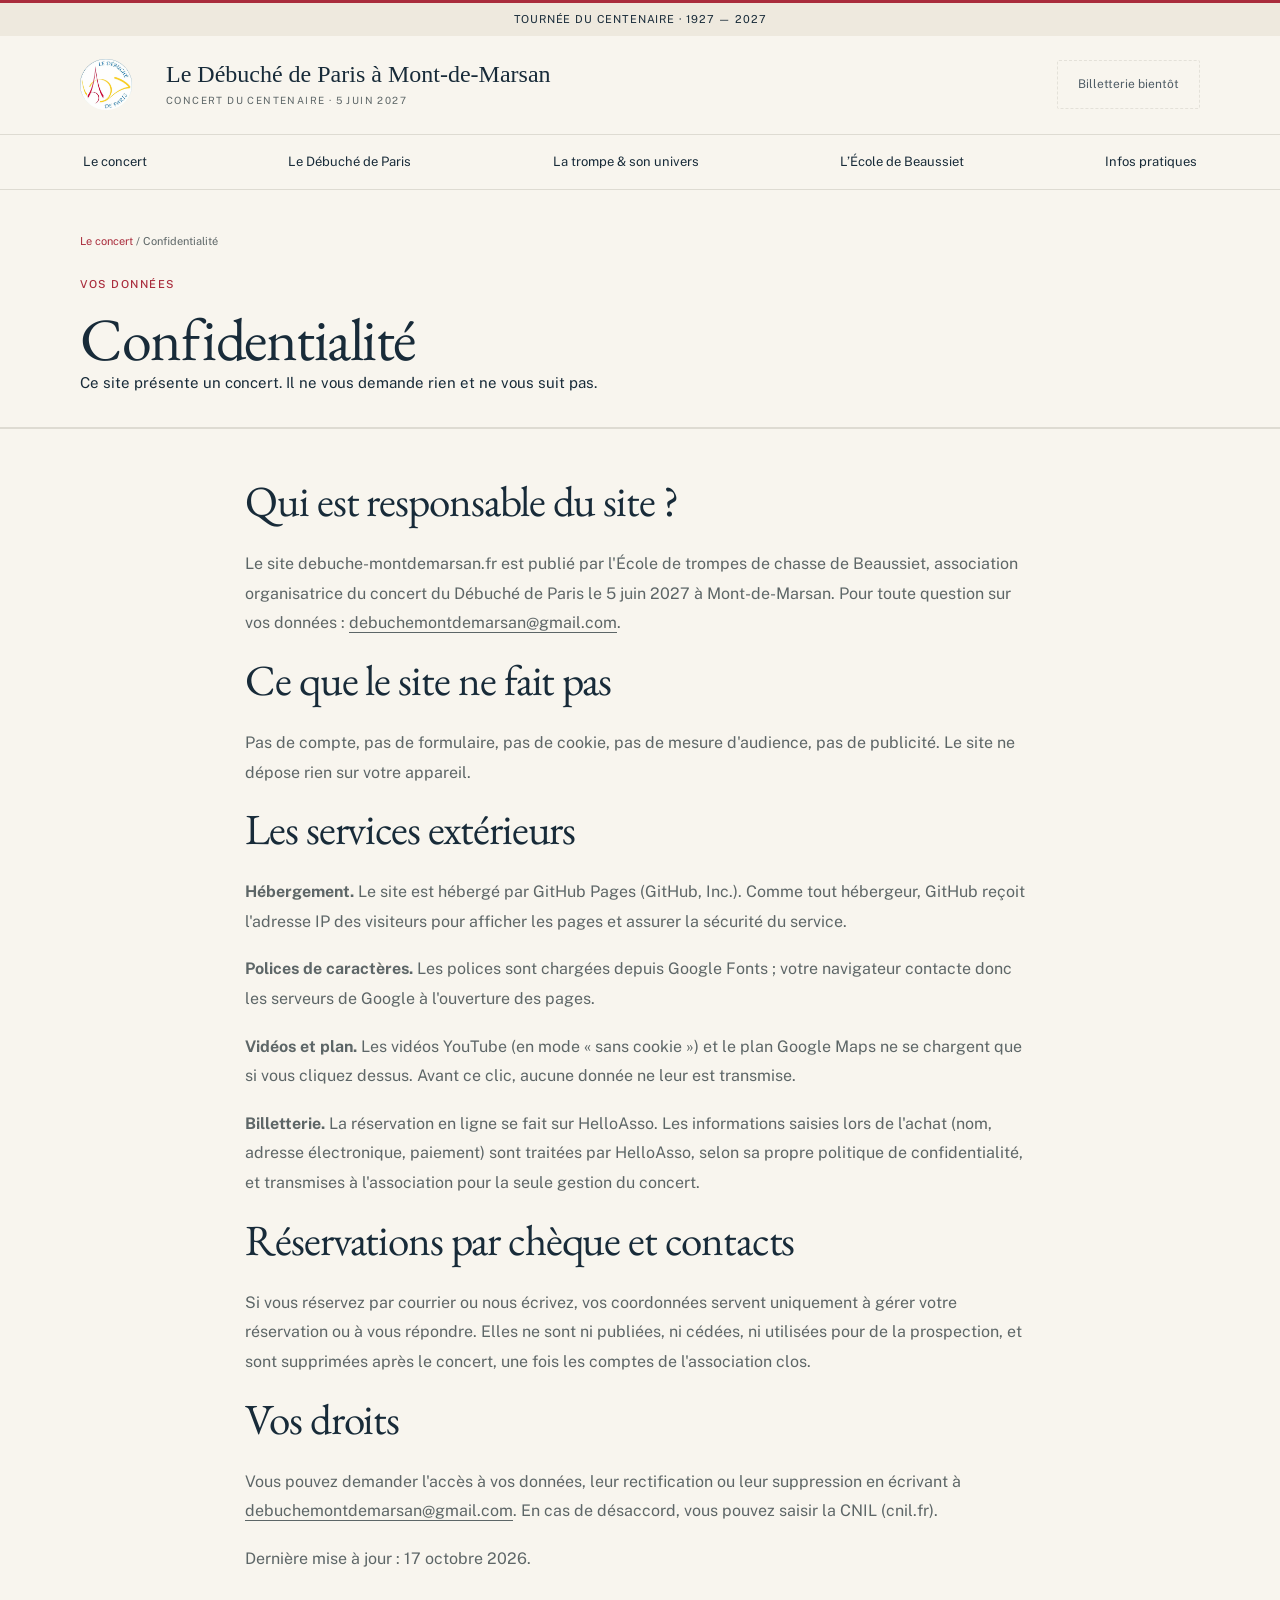
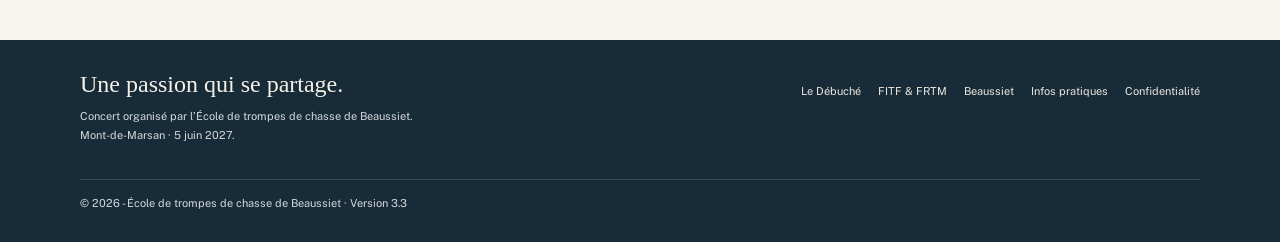
<file: confidentialite/index.html>
<!doctype html>
<html lang="fr"><head>
<meta charset="utf-8">
<meta name="viewport" content="width=device-width,initial-scale=1">
<!-- Préparation de l’annonce publique : conserver noindex jusqu’à sa validation. -->
<meta name="robots" content="noindex">
<title>Confidentialité — Le Débuché de Paris à Mont-de-Marsan</title>
<meta name="description" content="L’histoire du Débuché de Paris depuis 1927 : ses fondateurs, son répertoire, ses concerts et sa tournée du centenaire, avec une étape à Mont-de-Marsan.">
<link rel="canonical" href="https://debuche-montdemarsan.fr/confidentialite/">
<meta property="og:type" content="website">
<meta property="og:locale" content="fr_FR">
<meta property="og:site_name" content="École de trompes de chasse de Beaussiet">
<meta property="og:title" content="Le Débuché de Paris : histoire et centenaire — Mont-de-Marsan 2027">
<meta property="og:description" content="L’histoire du Débuché de Paris depuis 1927 : ses fondateurs, son répertoire, ses concerts et sa tournée du centenaire, avec une étape à Mont-de-Marsan.">
<meta property="og:url" content="https://debuche-montdemarsan.fr/le-debuche-de-paris/">
<meta property="og:image" content="https://debuche-montdemarsan.fr/affiche-partage.jpg">
<meta property="og:image:width" content="1200"><meta property="og:image:height" content="630">
<meta name="twitter:card" content="summary_large_image">
<link rel="preconnect" href="https://fonts.googleapis.com">
<link rel="preconnect" href="https://fonts.gstatic.com" crossorigin>
<link rel="stylesheet" href="https://fonts.googleapis.com/css2?family=EB+Garamond:ital,wght@0,400;0,500;1,400&family=Public+Sans:wght@400;500&display=swap">
<link rel="stylesheet" href="/assets/site.css">
<script src="/infos.js" defer></script><script src="/assets/site.js" defer></script>
</head><body id="debuche-edition">
<a href="#contenu" class="skip-link">Aller au contenu</a>
<div class="dp-topline">TOURNÉE DU CENTENAIRE · 1927 — 2027</div>
<header id="haut">
 <div class="dp-masthead dp-container"><a href="/" class="dp-brand " aria-label="Accueil du concert"><img class="dp-logo" src="/logo-debuche.png" alt="" width="52" height="52"><span class="dp-name">Le Débuché de Paris à Mont-de-Marsan<small>Concert du centenaire · 5 juin 2027</small></span></a><a href="/infos-pratiques/#billetterie" class="dp-action dp-header-ticket " data-booking data-open-label="Réserver ma place">Billetterie · bientôt <span aria-hidden="true">↗</span></a></div>
 <nav class="dp-nav dp-container" aria-label="Rubriques du site"><a href="/" class="">Le concert</a><a href="/le-debuche-de-paris/" class="">Le Débuché de Paris</a><a href="/la-trompe/" class="">La trompe & son univers</a><a href="/ecole-de-beaussiet/" class="">L’École de Beaussiet</a><a href="/infos-pratiques/" class="">Infos pratiques</a></nav>
</header><main id="contenu">
 <div class="dp-page-title dp-container"><div class="dp-breadcrumb"><a href="/">Le concert</a> / Confidentialité</div><p class="dp-kicker">Vos données</p><h1>Confidentialité</h1><p>Ce site présente un concert. Il ne vous demande rien et ne vous suit pas.</p></div>
 <div class="dp-article"><section>
  <div class="shell narrow">
    <h2>Qui est responsable du site&nbsp;?</h2>
    <p>Le site debuche-montdemarsan.fr est publié par l'École de trompes de chasse de Beaussiet, association organisatrice du concert du Débuché de Paris le 5 juin 2027 à Mont-de-Marsan. Pour toute question sur vos données&nbsp;: <a href="mailto:debuchemontdemarsan@gmail.com">debuchemontdemarsan@gmail.com</a>.</p>

    <h2>Ce que le site ne fait pas</h2>
    <p>Pas de compte, pas de formulaire, pas de cookie, pas de mesure d'audience, pas de publicité. Le site ne dépose rien sur votre appareil.</p>

    <h2>Les services extérieurs</h2>
    <p><strong>Hébergement.</strong> Le site est hébergé par GitHub Pages (GitHub, Inc.). Comme tout hébergeur, GitHub reçoit l'adresse IP des visiteurs pour afficher les pages et assurer la sécurité du service.</p>
    <p><strong>Polices de caractères.</strong> Les polices sont chargées depuis Google Fonts&nbsp;; votre navigateur contacte donc les serveurs de Google à l'ouverture des pages.</p>
    <p><strong>Vidéos et plan.</strong> Les vidéos YouTube (en mode « sans cookie ») et le plan Google Maps ne se chargent que si vous cliquez dessus. Avant ce clic, aucune donnée ne leur est transmise.</p>
    <p><strong>Billetterie.</strong> La réservation en ligne se fait sur HelloAsso. Les informations saisies lors de l'achat (nom, adresse électronique, paiement) sont traitées par HelloAsso, selon sa propre politique de confidentialité, et transmises à l'association pour la seule gestion du concert.</p>

    <h2>Réservations par chèque et contacts</h2>
    <p>Si vous réservez par courrier ou nous écrivez, vos coordonnées servent uniquement à gérer votre réservation ou à vous répondre. Elles ne sont ni publiées, ni cédées, ni utilisées pour de la prospection, et sont supprimées après le concert, une fois les comptes de l'association clos.</p>

    <h2>Vos droits</h2>
    <p>Vous pouvez demander l'accès à vos données, leur rectification ou leur suppression en écrivant à <a href="mailto:debuchemontdemarsan@gmail.com">debuchemontdemarsan@gmail.com</a>. En cas de désaccord, vous pouvez saisir la CNIL (cnil.fr).</p>

    <p class="muted">Dernière mise à jour&nbsp;: 17 octobre 2026.</p>
  </div>
 </section></div>
</main><footer class="dp-footer dp-container"><div><div class="dp-footer-name">Une passion qui se partage.</div><p>Concert organisé par l’École de trompes de chasse de Beaussiet.<br>Mont-de-Marsan · 5 juin 2027.</p></div><div class="dp-footer-links"><a href="/le-debuche-de-paris/" class="">Le Débuché</a><a href="/la-trompe/#fitf" class="">FITF & FRTM</a><a href="/ecole-de-beaussiet/" class="">Beaussiet</a><a href="/infos-pratiques/" class="">Infos pratiques</a><a href="/confidentialite/">Confidentialité</a></div><p class="dp-legal">© 2026 - École de trompes de chasse de Beaussiet · <span data-version></span></p></footer>
<dialog id="photo-dialog" aria-label="Photo agrandie"><button type="button" data-close-photo>Fermer ×</button><img alt=""></dialog>
</body></html>
</file>
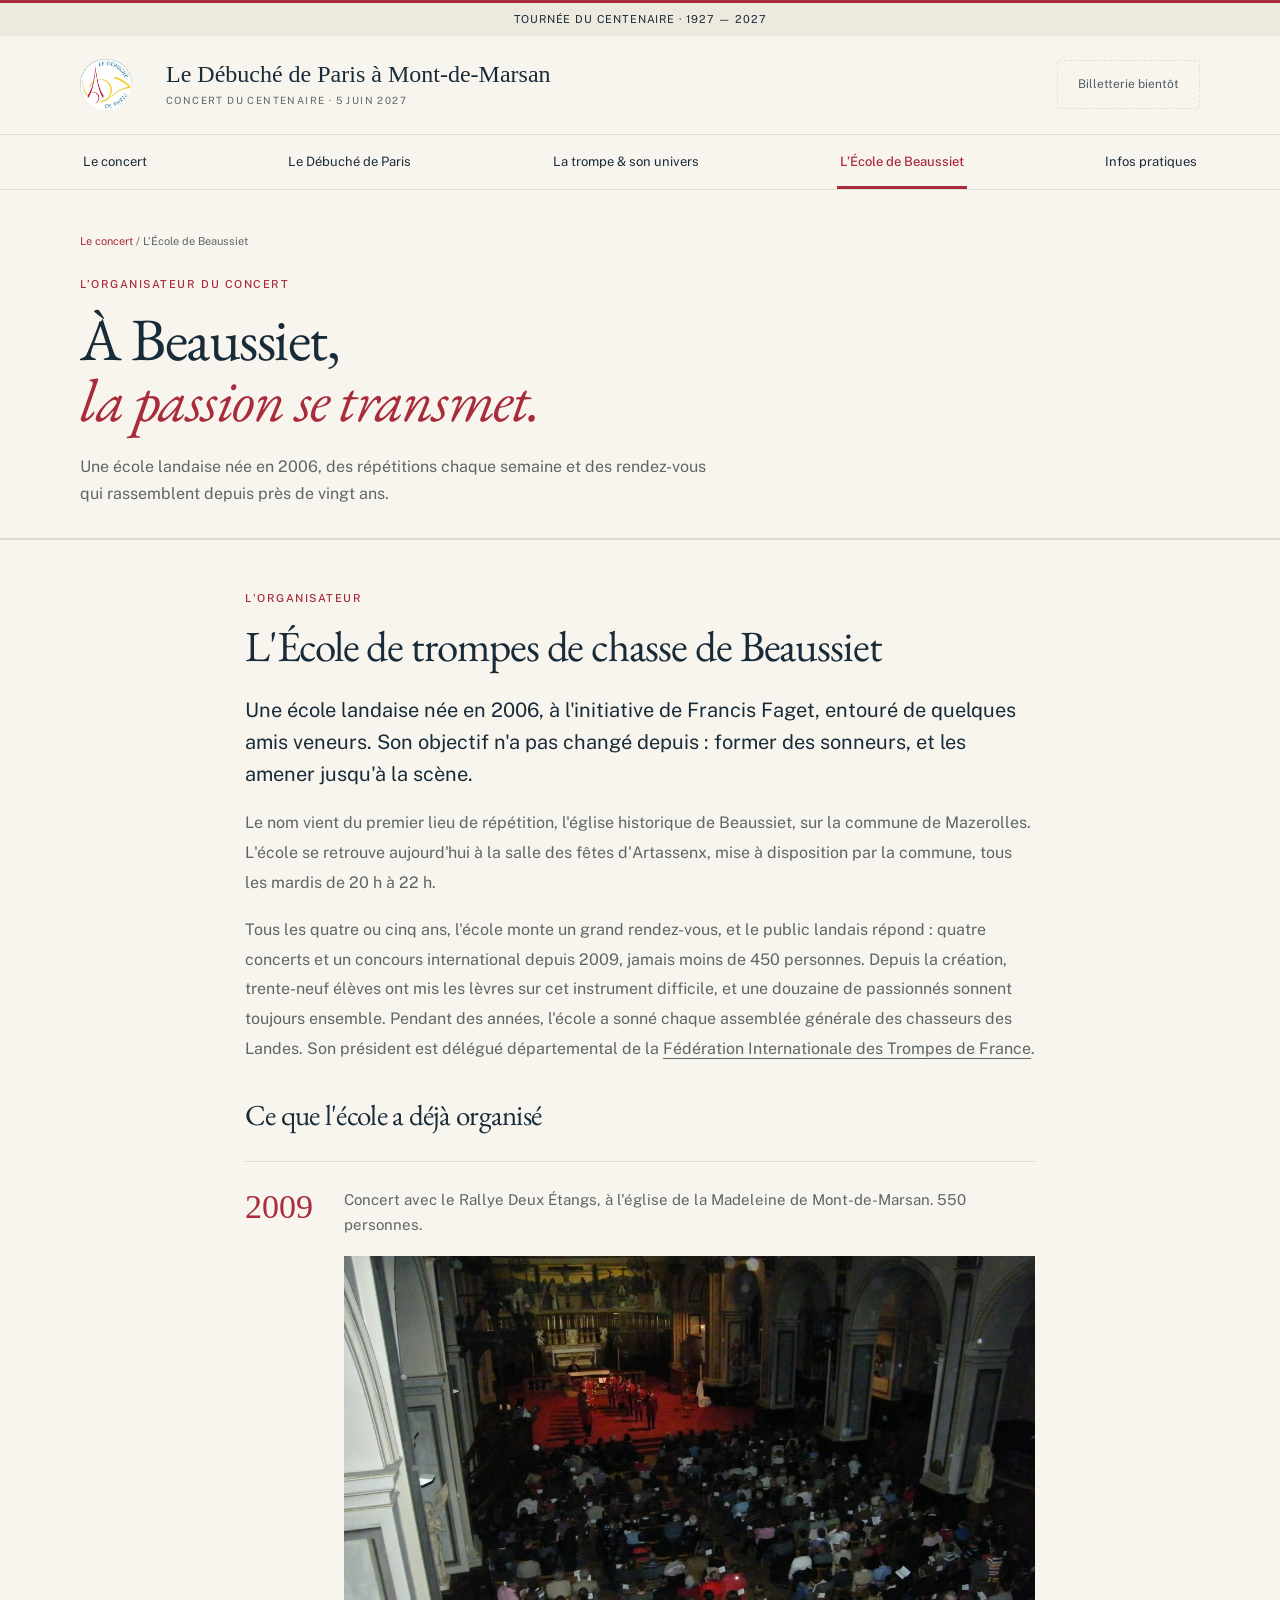
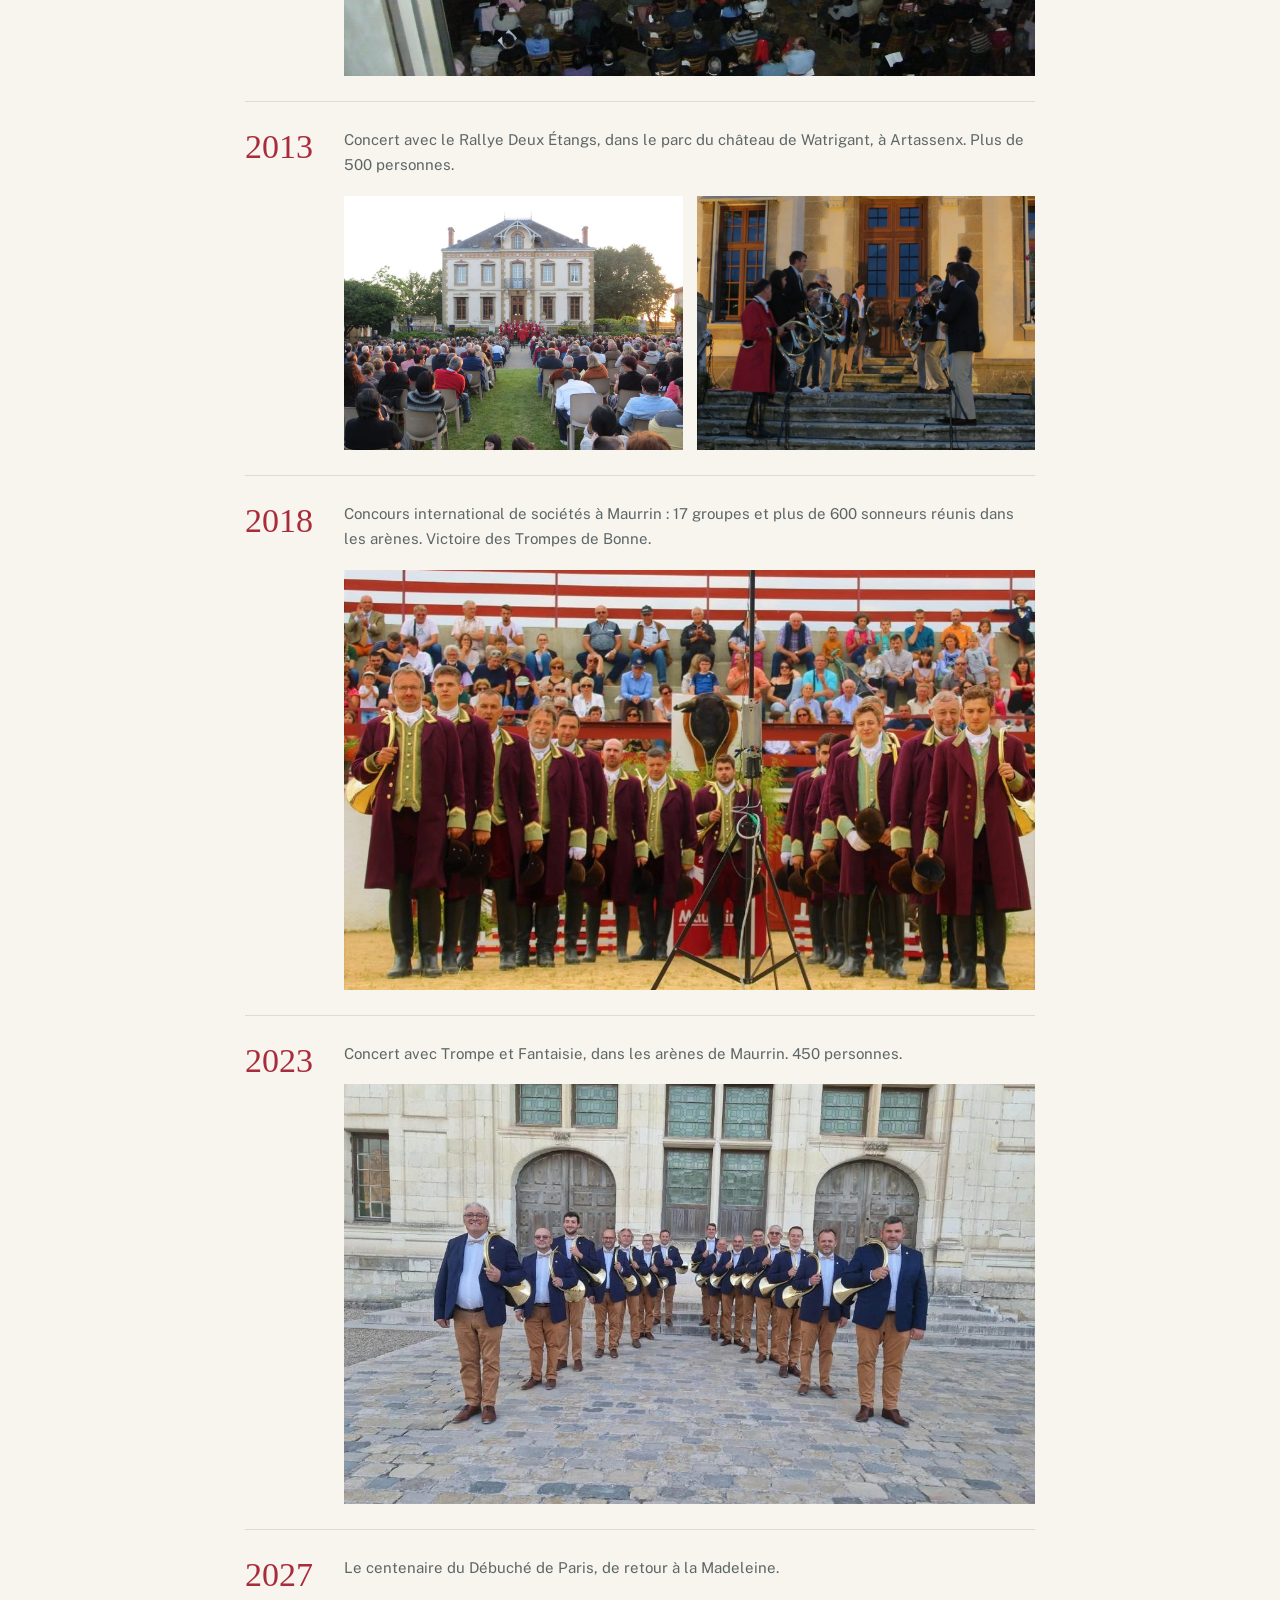
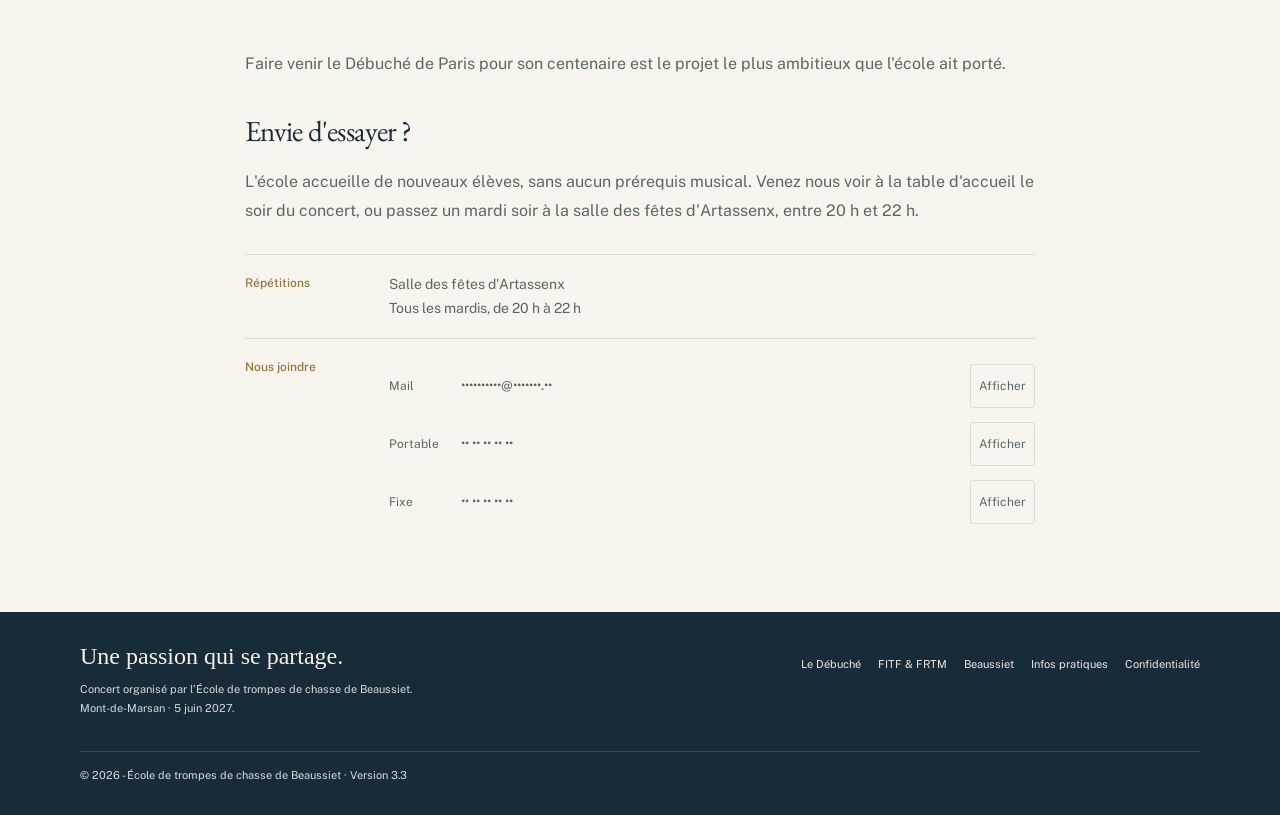
<file: ecole-de-beaussiet/index.html>
<!doctype html>
<html lang="fr"><head>
<meta charset="utf-8">
<meta name="viewport" content="width=device-width,initial-scale=1">
<!-- Préparation de l’annonce publique : conserver noindex jusqu’à sa validation. -->
<meta name="robots" content="noindex">
<title>L’École de trompes de chasse de Beaussiet — Histoire et rencontres</title>
<meta name="description" content="Depuis 2006, l’École de Beaussiet transmet la trompe dans les Landes. Découvrez ses concerts, le concours de Maurrin et les répétitions à Artassenx.">
<link rel="canonical" href="https://debuche-montdemarsan.fr/ecole-de-beaussiet/">
<meta property="og:type" content="website">
<meta property="og:locale" content="fr_FR">
<meta property="og:site_name" content="École de trompes de chasse de Beaussiet">
<meta property="og:title" content="L’École de trompes de chasse de Beaussiet — Histoire et rencontres">
<meta property="og:description" content="Depuis 2006, l’École de Beaussiet transmet la trompe dans les Landes. Découvrez ses concerts, le concours de Maurrin et les répétitions à Artassenx.">
<meta property="og:url" content="https://debuche-montdemarsan.fr/ecole-de-beaussiet/">
<meta property="og:image" content="https://debuche-montdemarsan.fr/affiche-partage.jpg">
<meta property="og:image:width" content="1200"><meta property="og:image:height" content="630">
<meta name="twitter:card" content="summary_large_image">
<link rel="preconnect" href="https://fonts.googleapis.com">
<link rel="preconnect" href="https://fonts.gstatic.com" crossorigin>
<link rel="stylesheet" href="https://fonts.googleapis.com/css2?family=EB+Garamond:ital,wght@0,400;0,500;1,400&family=Public+Sans:wght@400;500&display=swap">
<link rel="stylesheet" href="/assets/site.css">
<script src="/infos.js" defer></script><script src="/assets/site.js" defer></script>
</head><body id="debuche-edition">
<a href="#contenu" class="skip-link">Aller au contenu</a>
<div class="dp-topline">TOURNÉE DU CENTENAIRE · 1927 — 2027</div>
<header id="haut">
 <div class="dp-masthead dp-container"><a href="/" class="dp-brand " aria-label="Accueil du concert"><img class="dp-logo" src="/logo-debuche.png" alt="" width="52" height="52"><span class="dp-name">Le Débuché de Paris à Mont-de-Marsan<small>Concert du centenaire · 5 juin 2027</small></span></a><a href="/infos-pratiques/#billetterie" class="dp-action dp-header-ticket " data-booking data-open-label="Réserver ma place">Billetterie · bientôt <span aria-hidden="true">↗</span></a></div>
 <nav class="dp-nav dp-container" aria-label="Rubriques du site"><a href="/" class="">Le concert</a><a href="/le-debuche-de-paris/" class="">Le Débuché de Paris</a><a href="/la-trompe/" class="">La trompe & son univers</a><a href="/ecole-de-beaussiet/" aria-current="page" class="">L’École de Beaussiet</a><a href="/infos-pratiques/" class="">Infos pratiques</a></nav>
</header><main id="contenu">
 <div class="dp-page-title dp-container"><div class="dp-breadcrumb"><a href="/" class="">Le concert</a> / L’École de Beaussiet</div><p class="dp-kicker">L’organisateur du concert</p><h1>À Beaussiet,<br><em>la passion se transmet.</em></h1><p class="dp-lead">Une école landaise née en 2006, des répétitions chaque semaine et des rendez-vous qui rassemblent depuis près de vingt ans.</p></div>
 <div class="dp-article"><section id="ecole">
  <div class="shell narrow">
    <p class="eyebrow">L'organisateur</p>
    <h2>L'École de trompes de chasse de Beaussiet</h2>

    <p class="big">Une école landaise née en 2006, à l'initiative de Francis Faget, entouré de quelques amis veneurs. Son objectif n'a pas changé depuis&nbsp;: former des sonneurs, et les amener jusqu'à la scène.</p>

    <p>Le nom vient du premier lieu de répétition, l'église historique de Beaussiet, sur la commune de Mazerolles. L'école se retrouve aujourd'hui à la salle des fêtes d'Artassenx, mise à disposition par la commune, tous les mardis de 20 h à 22 h.</p>

    <p>Tous les quatre ou cinq ans, l'école monte un grand rendez-vous, et le public landais répond&nbsp;: quatre concerts et un concours international depuis 2009, jamais moins de 450 personnes. Depuis la création, trente-neuf élèves ont mis les lèvres sur cet instrument difficile, et une douzaine de passionnés sonnent toujours ensemble. Pendant des années, l'école a sonné chaque assemblée générale des chasseurs des Landes. Son président est délégué départemental de la <a href="https://fitf.org/la-trompe/" target="_blank" rel="noopener">Fédération Internationale des Trompes de France</a>.</p>

    <h3>Ce que l'école a déjà organisé</h3>
    <div class="dates">
      <div><span class="an">2009</span><div class="dates-texte"><span>Concert avec le Rallye Deux Étangs, à l'église de la Madeleine de Mont-de-Marsan. 550 personnes.</span><div class="dates-photos"><figure><img src="/ecole-2009-madeleine.jpg" alt="Vue depuis la tribune de l'église de la Madeleine : la nef comble, les sonneurs en habit rouge dans le chœur" width="1200" height="900" loading="lazy"></figure></div></div></div>
      <div><span class="an">2013</span><div class="dates-texte"><span>Concert avec le Rallye Deux Étangs, dans le parc du château de Watrigant, à Artassenx. Plus de 500 personnes.</span><div class="dates-photos"><figure><img src="/ecole-2013-watrigant.jpg" alt="Le public assis dans le parc du château de Watrigant, face aux sonneurs en habit rouge sur le perron" width="1200" height="900" loading="lazy"></figure><figure><img src="/ecole-2013-perron.jpg" alt="Les sonneurs réunis sur le perron du château à la tombée du jour, trompes en main" width="1000" height="750" loading="lazy"></figure></div></div></div>
      <div><span class="an">2018</span><div class="dates-texte"><span>Concours international de sociétés à Maurrin&nbsp;: 17 groupes et plus de 600 sonneurs réunis dans les arènes. Victoire des Trompes de Bonne.</span><div class="dates-photos"><figure><img src="/ecole-2018-maurrin.jpg" alt="Les Trompes de Bonne en tenue bordeaux et verte, alignés dans les arènes de Maurrin devant les gradins" width="1100" height="733" loading="lazy"></figure></div></div></div>
      <div><span class="an">2023</span><div class="dates-texte"><span>Concert avec Trompe et Fantaisie, dans les arènes de Maurrin. 450 personnes.</span><div class="dates-photos"><figure><img src="/ecole-2023-trompe-fantaisie.jpg" alt="Les sonneurs de Trompe et Fantaisie en veste bleu marine, trompe à l'épaule, devant la façade d'un château" width="1100" height="825" loading="lazy"></figure></div></div></div>
      <div><span class="an">2027</span><div class="dates-texte"><span>Le centenaire du Débuché de Paris, de retour à la Madeleine.</span></div></div>
    </div>

    <p>Faire venir le Débuché de Paris pour son centenaire est le projet le plus ambitieux que l'école ait porté.</p>

    <h3>Envie d'essayer&nbsp;?</h3>
    <p class="muted">L'école accueille de nouveaux élèves, sans aucun prérequis musical. Venez nous voir à la table d'accueil le soir du concert, ou passez un mardi soir à la salle des fêtes d'Artassenx, entre 20 h et 22 h.</p>
    <dl class="contact">
      <div><dt>Répétitions</dt><dd>Salle des fêtes d'Artassenx<br>Tous les mardis, de 20 h à 22 h</dd></div>
      <div id="bloc-contact" hidden><dt>Nous joindre</dt><dd id="i-contact"></dd></div>
      <div id="bloc-contact-vide"><dt>Nous joindre</dt><dd class="muted">Une adresse de contact sera publiée ici avant l'ouverture des réservations.</dd></div>
    </dl>
  </div>
</section></div></main><footer class="dp-footer dp-container"><div><div class="dp-footer-name">Une passion qui se partage.</div><p>Concert organisé par l’École de trompes de chasse de Beaussiet.<br>Mont-de-Marsan · 5 juin 2027.</p></div><div class="dp-footer-links"><a href="/le-debuche-de-paris/" class="">Le Débuché</a><a href="/la-trompe/#fitf" class="">FITF & FRTM</a><a href="/ecole-de-beaussiet/" class="">Beaussiet</a><a href="/infos-pratiques/" class="">Infos pratiques</a><a href="/confidentialite/">Confidentialité</a></div><p class="dp-legal">© 2026 - École de trompes de chasse de Beaussiet · <span data-version></span></p></footer>
<dialog id="photo-dialog" aria-label="Photo agrandie"><button type="button" data-close-photo>Fermer ×</button><img alt=""></dialog>
</body></html>
</file>
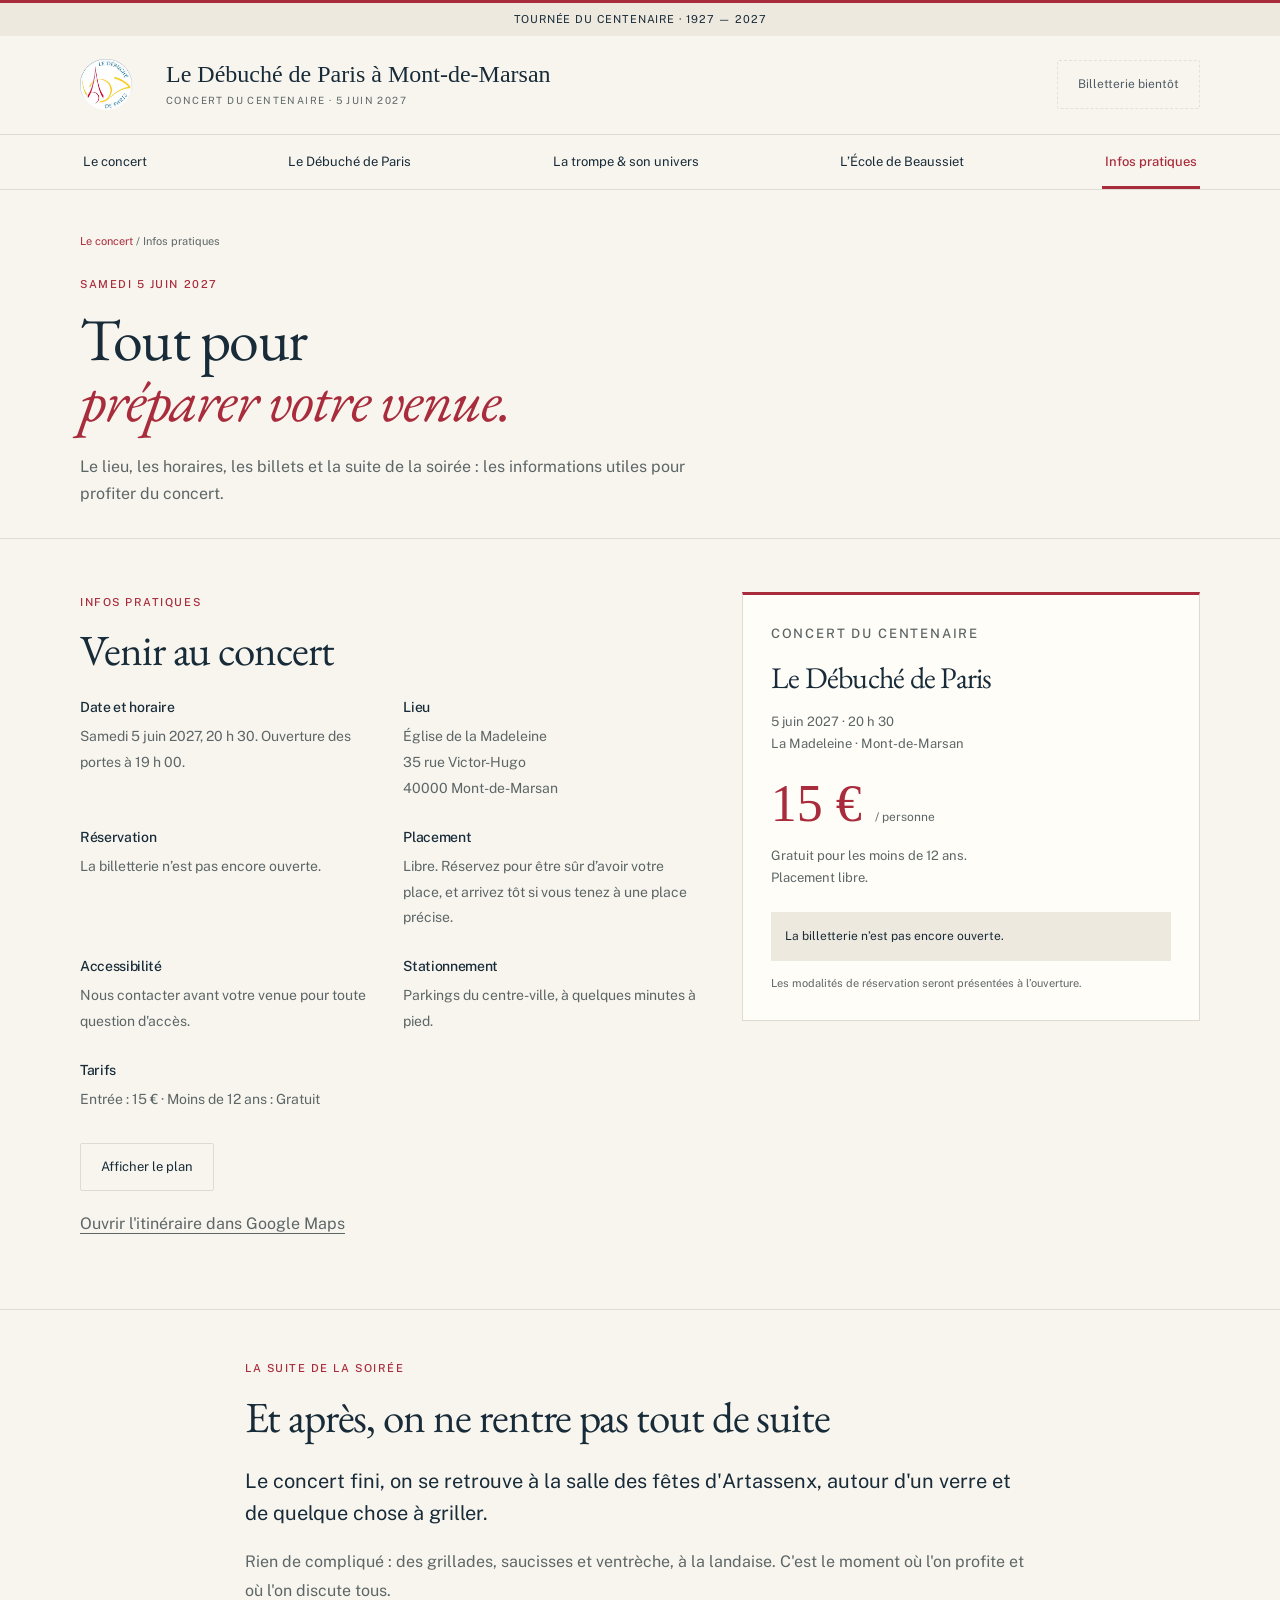
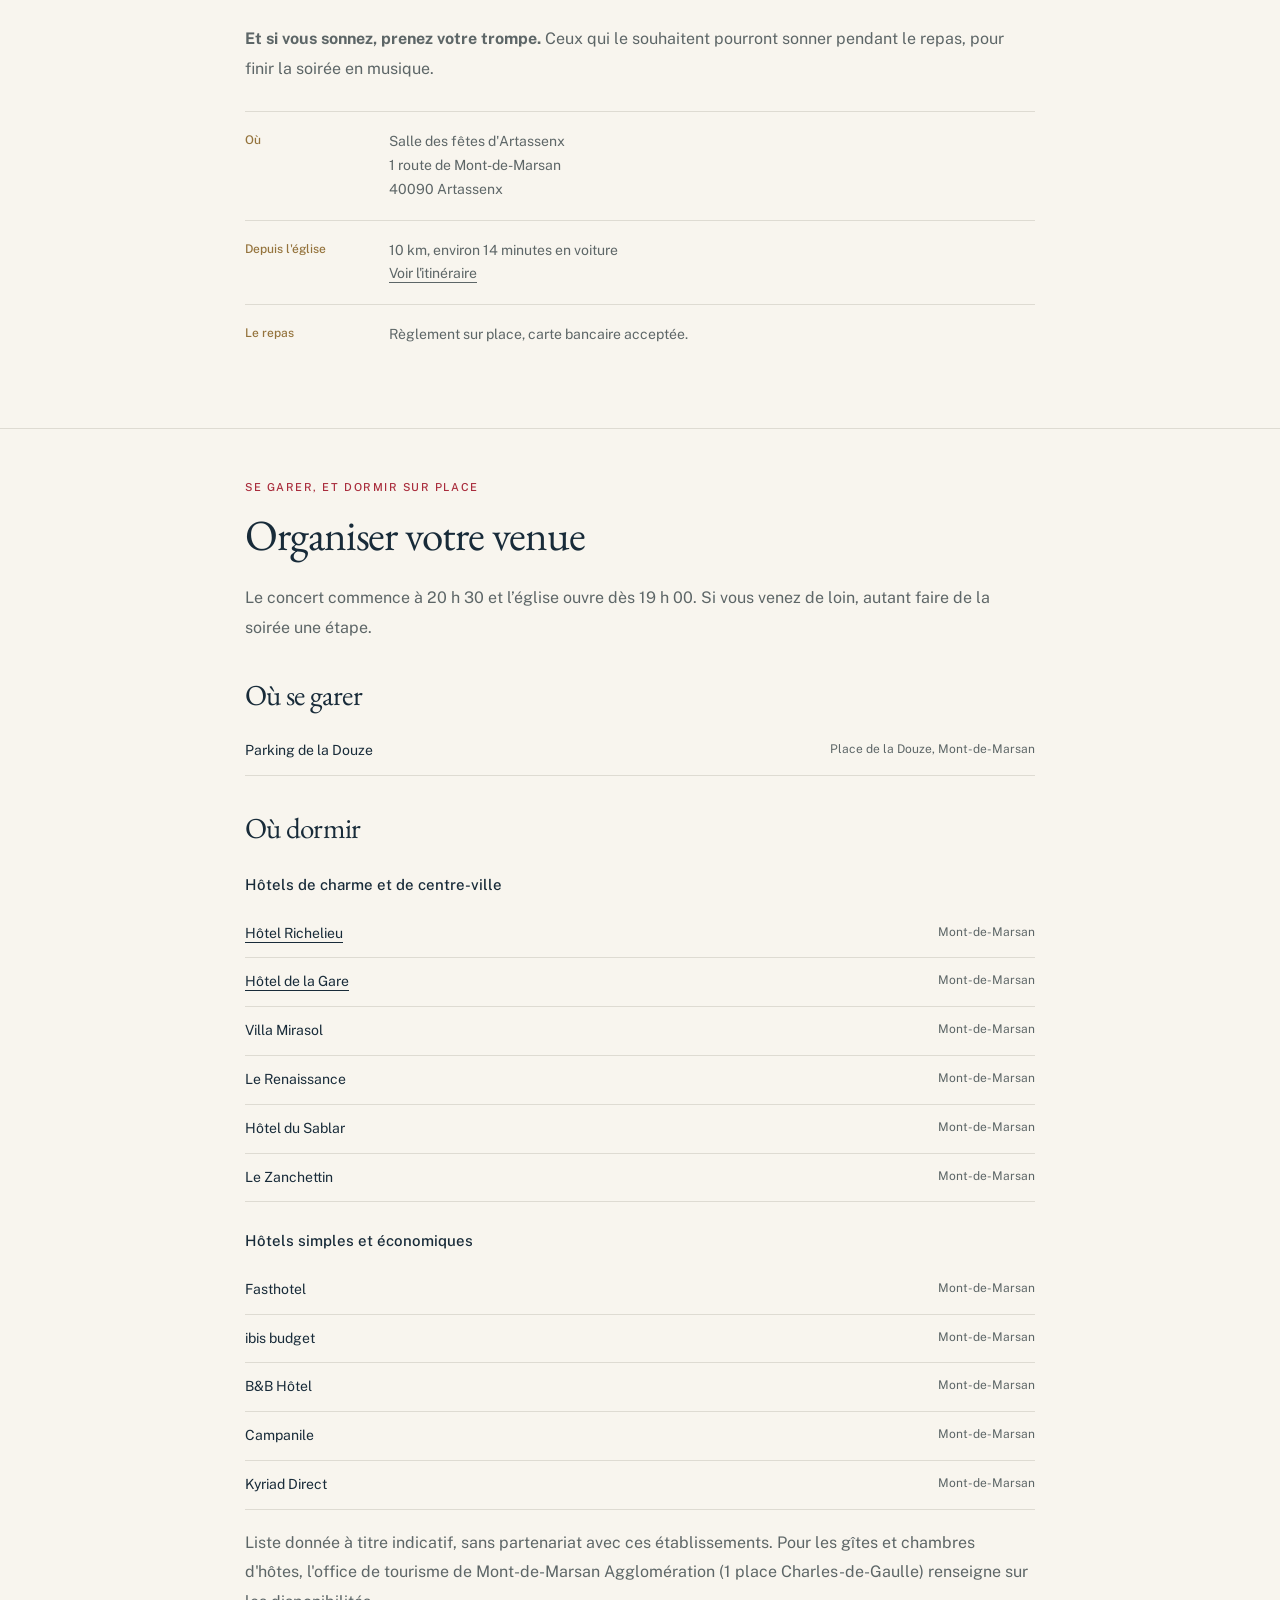
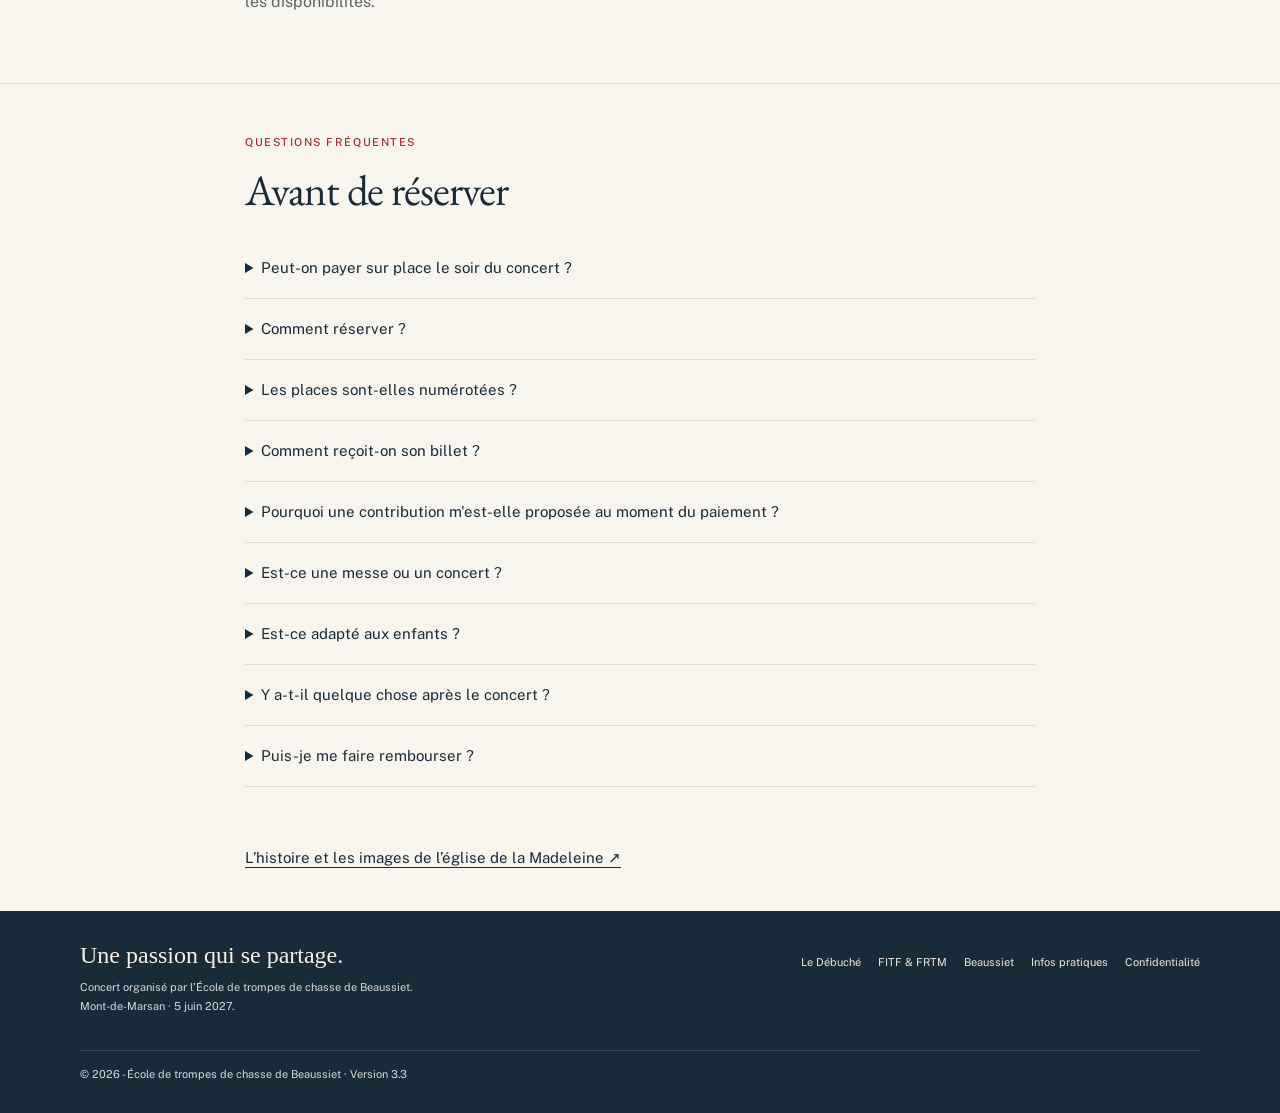
<file: infos-pratiques/index.html>
<!doctype html>
<html lang="fr"><head>
<meta charset="utf-8">
<meta name="viewport" content="width=device-width,initial-scale=1">
<!-- Préparation de l’annonce publique : conserver noindex jusqu’à sa validation. -->
<meta name="robots" content="noindex">
<title>Concert du Débuché de Paris : billets et infos pratiques</title>
<meta name="description" content="Horaires, accès à la Madeleine, tarifs, réservation, repas à Artassenx, stationnement et hébergements pour le concert du 5 juin 2027 à Mont-de-Marsan.">
<link rel="canonical" href="https://debuche-montdemarsan.fr/infos-pratiques/">
<meta property="og:type" content="website">
<meta property="og:locale" content="fr_FR">
<meta property="og:site_name" content="École de trompes de chasse de Beaussiet">
<meta property="og:title" content="Concert du Débuché de Paris : billets et infos pratiques">
<meta property="og:description" content="Horaires, accès à la Madeleine, tarifs, réservation, repas à Artassenx, stationnement et hébergements pour le concert du 5 juin 2027 à Mont-de-Marsan.">
<meta property="og:url" content="https://debuche-montdemarsan.fr/infos-pratiques/">
<meta property="og:image" content="https://debuche-montdemarsan.fr/affiche-partage.jpg">
<meta property="og:image:width" content="1200"><meta property="og:image:height" content="630">
<meta name="twitter:card" content="summary_large_image">
<link rel="preconnect" href="https://fonts.googleapis.com">
<link rel="preconnect" href="https://fonts.gstatic.com" crossorigin>
<link rel="stylesheet" href="https://fonts.googleapis.com/css2?family=EB+Garamond:ital,wght@0,400;0,500;1,400&family=Public+Sans:wght@400;500&display=swap">
<link rel="stylesheet" href="/assets/site.css">
<script src="/infos.js" defer></script><script src="/assets/site.js" defer></script>
</head><body id="debuche-edition">
<a href="#contenu" class="skip-link">Aller au contenu</a>
<div class="dp-topline">TOURNÉE DU CENTENAIRE · 1927 — 2027</div>
<header id="haut">
 <div class="dp-masthead dp-container"><a href="/" class="dp-brand " aria-label="Accueil du concert"><img class="dp-logo" src="/logo-debuche.png" alt="" width="52" height="52"><span class="dp-name">Le Débuché de Paris à Mont-de-Marsan<small>Concert du centenaire · 5 juin 2027</small></span></a><a href="/infos-pratiques/#billetterie" class="dp-action dp-header-ticket " data-booking data-open-label="Réserver ma place">Billetterie · bientôt <span aria-hidden="true">↗</span></a></div>
 <nav class="dp-nav dp-container" aria-label="Rubriques du site"><a href="/" class="">Le concert</a><a href="/le-debuche-de-paris/" class="">Le Débuché de Paris</a><a href="/la-trompe/" class="">La trompe & son univers</a><a href="/ecole-de-beaussiet/" class="">L’École de Beaussiet</a><a href="/infos-pratiques/" aria-current="page" class="">Infos pratiques</a></nav>
</header><main id="contenu">
 <div class="dp-page-title dp-container"><div class="dp-breadcrumb"><a href="/" class="">Le concert</a> / Infos pratiques</div><p class="dp-kicker">Samedi 5 juin 2027</p><h1>Tout pour<br><em>préparer votre venue.</em></h1><p class="dp-lead">Le lieu, les horaires, les billets et la suite de la soirée : les informations utiles pour profiter du concert.</p></div>
 <div class="dp-info-layout dp-section dp-container"><div class="dp-article dp-info-inline"><section id="infos">
  <div class="shell">
    <p class="eyebrow">Infos pratiques</p>
    <h2>Venir au concert</h2>
    <div class="infos">
      <div>
        <h3>Date et horaire</h3>
        <p id="i-horaire">Samedi 5 juin 2027.<br>Horaire à confirmer.</p>
      </div>
      <div>
        <h3>Lieu</h3>
        <p>Église de la Madeleine<br>35 rue Victor-Hugo<br>40000 Mont-de-Marsan</p>
      </div>
      <div>
        <h3>Réservation</h3>
        <p data-booking-closed>La billetterie n’est pas encore ouverte.</p><p data-booking-open hidden>À l’avance, en ligne ou par chèque.<br>Seule la réservation garantit votre place.</p>
      </div>
      <div>
        <h3>Placement</h3>
        <p>Libre. Réservez pour être sûr d’avoir votre place, et arrivez tôt si vous tenez à une place précise.</p>
      </div>
      <div>
        <h3>Accessibilité</h3>
        <p id="i-accessibilite">Nous contacter avant votre venue pour toute question d'accès.</p>
      </div>
      <div>
        <h3>Stationnement</h3>
        <p id="i-stationnement">Parkings du centre-ville, à quelques minutes à pied.</p>
      </div>
      <div id="i-bloc-tarifs" hidden>
        <h3>Tarifs</h3>
        <p id="i-tarifs"></p>
      </div>
    </div>
    <div class="plan" id="plan">
      <button type="button" class="cta ghost" id="voir-plan">Afficher le plan</button>
      <p class="plan-note"><a href="https://www.google.com/maps/search/?api=1&amp;query=%C3%89glise%20de%20la%20Madeleine%2C%2035%20rue%20Victor-Hugo%2C%2040000%20Mont-de-Marsan" target="_blank" rel="noopener">Ouvrir l'itinéraire dans Google Maps</a></p>
    </div>
  </div>
</section></div><section class="dp-ticket" id="billetterie"><p class="dp-kicker">Concert du centenaire</p><h3>Le Débuché de Paris</h3><p>5 juin 2027 · <span data-info="heure">20 h 30</span><br>La Madeleine · Mont-de-Marsan</p><div class="dp-price"><span data-info="tarif">15 €</span> <small>/ personne</small></div><p><span data-info="tarif-second">Gratuit pour les moins de 12 ans</span>.<br>Placement libre.</p><div class="dp-status" role="status" data-booking-closed>La billetterie n’est pas encore ouverte.</div><a class="dp-action" href="/reserver/" data-booking-open hidden>Réserver ma place ↗</a><p class="dp-small" data-booking-closed>Les modalités de réservation seront présentées à l’ouverture.</p></section></div><div class="dp-article"><section id="apres">
  <div class="shell narrow">
    <p class="eyebrow">La suite de la soirée</p>
    <h2>Et après, on ne rentre pas tout de suite</h2>

    <p class="big">Le concert fini, on se retrouve à la salle des fêtes d'Artassenx, autour d'un verre et de quelque chose à griller.</p>

    <p>Rien de compliqué&nbsp;: des grillades, saucisses et ventrèche, à la landaise. C'est le moment où l'on profite et où l'on discute tous.</p>

    <p><b>Et si vous sonnez, prenez votre trompe.</b> Ceux qui le souhaitent pourront sonner pendant le repas, pour finir la soirée en musique.</p>

    <dl class="contact">
      <div>
        <dt>Où</dt>
        <dd>Salle des fêtes d'Artassenx<br>1 route de Mont-de-Marsan<br>40090 Artassenx</dd>
      </div>
      <div>
        <dt>Depuis l'église</dt>
        <dd>10 km, environ 14 minutes en voiture<br><a href="https://www.google.com/maps/dir/?api=1&amp;origin=%C3%89glise%20de%20la%20Madeleine%2C%20Mont-de-Marsan&amp;destination=1%20route%20de%20Mont-de-Marsan%2C%2040090%20Artassenx" target="_blank" rel="noopener">Voir l'itinéraire</a></dd>
      </div>
      <div>
        <dt>Le repas</dt>
        <dd id="i-repas">Règlement sur place, carte bancaire acceptée.</dd>
      </div>
    </dl>

  </div>
</section><section id="sejour">
  <div class="shell">
    <p class="eyebrow">Se garer, et dormir sur place</p>
    <h2>Organiser votre venue</h2>
    <p class="lead-p">Le concert commence à <span data-info="heure">20 h 30</span> et l’église ouvre dès <span data-info="portes">19 h</span>. Si vous venez de loin, autant faire de la soirée une étape.</p>

    <h3>Où se garer</h3>
    <ul class="liste-lieux" id="i-parkings" hidden></ul>
    <p class="muted" id="i-parkings-vide">Les parkings du centre-ville sont à quelques minutes à pied de l'église. Le détail sera précisé ici avant l'ouverture des réservations.</p>

    <h3>Où dormir</h3>
    <div id="i-hebergements" hidden></div>
    <p class="muted">Liste donnée à titre indicatif, sans partenariat avec ces établissements. Pour les gîtes et chambres d'hôtes, l'office de tourisme de Mont-de-Marsan Agglomération (1 place Charles-de-Gaulle) renseigne sur les disponibilités.</p>
    <p class="muted" id="i-hebergements-vide">Une sélection d'hébergements à moins de quinze et de trente minutes de l'église sera publiée ici. En attendant, l'office de tourisme du Marsan renseigne sur les disponibilités.</p>

  </div>
</section><section id="faq">
  <div class="shell narrow">
    <p class="eyebrow">Questions fréquentes</p>
    <h2>Avant de réserver</h2>

    <details>
      <summary>Peut-on payer sur place le soir du concert&nbsp;?</summary>
      <p>Nous ne pouvons rien promettre. Les places peuvent toutes être parties bien avant le 5 juin. S'il en reste, elles seront proposées à l'entrée, mais ne faites pas la route en comptant dessus&nbsp;: réservez. Sur place, nous disposerons d'un terminal de paiement&nbsp;: espèces, chèque et carte bancaire.</p>
    </details>
    <details>
      <summary>Comment réserver&nbsp;?</summary>
      <p data-booking-closed>La billetterie n’est pas encore ouverte. Les modalités seront indiquées ici à son ouverture.</p><p data-booking-open hidden>De deux façons, au choix. En ligne, par carte bancaire, sur notre billetterie&nbsp;: c'est immédiat et votre place est retenue tout de suite. Ou par chèque, à l'ordre de l'École de trompes de chasse de Beaussiet, envoyé à Francis Faget, 1048 route de Laglorieuse, 40090 Artassenx. Joignez vos nom, téléphone et adresse mail, ainsi que le nombre et le type de places souhaitées. Votre réservation est confirmée à réception.</p>
    </details>
    <details>
      <summary>Les places sont-elles numérotées&nbsp;?</summary>
      <p>Non, le placement est libre. Votre billet garantit votre entrée, pas un siège précis&nbsp;: arrivez un peu en avance si vous tenez à une place particulière.</p>
    </details>
    <details>
      <summary>Comment reçoit-on son billet&nbsp;?</summary>
      <p>À l’ouverture des réservations, les billets achetés en ligne seront envoyés par mail, en pièce jointe, immédiatement après le paiement. Présentez-le sur votre téléphone ou imprimé à l'entrée. Pensez à vérifier vos courriers indésirables.</p>
    </details>
    <details>
      <summary>Pourquoi une contribution m'est-elle proposée au moment du paiement&nbsp;?</summary>
      <p>La plateforme de billetterie que nous utilisons est gratuite pour les associations. Elle vit d'une contribution facultative proposée aux acheteurs. Elle est librement modifiable, et peut être mise à zéro sans que cela change quoi que ce soit à votre réservation.</p>
    </details>
    <details>
      <summary>Est-ce une messe ou un concert&nbsp;?</summary>
      <p>Un concert. Il se tient dans une église, lieu qui convient à la trompe pour son acoustique, mais il s'agit bien d'une soirée musicale ouverte à tous.</p>
    </details>
    <details>
      <summary>Est-ce adapté aux enfants&nbsp;?</summary>
      <p>Oui, mais sachez qu'un ensemble de trompes dans une église, c'est puissant. Pour les tout-petits, prévoyez de quoi protéger leurs oreilles.</p>
    </details>
    <details>
      <summary>Y a-t-il quelque chose après le concert&nbsp;?</summary>
      <p>Oui, un repas à la salle des fêtes d'Artassenx, à dix kilomètres de l'église, soit un quart d'heure de route. Des grillades, saucisses et ventrèche. Le règlement se fait sur place, carte bancaire acceptée. Les sonneurs qui le souhaitent pourront sonner pendant le repas.</p>
    </details>
    <details>
      <summary>Puis-je me faire rembourser&nbsp;?</summary>
      <p>Les conditions d'annulation sont précisées au moment de la réservation.</p>
    </details>
  </div>
</section></div><p class="dp-venue-link" style="margin:10px max(6%,calc((100% - 790px)/2)) 40px"><a href="/#eglise">L’histoire et les images de l’église de la Madeleine ↗</a></p></main><footer class="dp-footer dp-container"><div><div class="dp-footer-name">Une passion qui se partage.</div><p>Concert organisé par l’École de trompes de chasse de Beaussiet.<br>Mont-de-Marsan · 5 juin 2027.</p></div><div class="dp-footer-links"><a href="/le-debuche-de-paris/" class="">Le Débuché</a><a href="/la-trompe/#fitf" class="">FITF & FRTM</a><a href="/ecole-de-beaussiet/" class="">Beaussiet</a><a href="/infos-pratiques/" class="">Infos pratiques</a><a href="/confidentialite/">Confidentialité</a></div><p class="dp-legal">© 2026 - École de trompes de chasse de Beaussiet · <span data-version></span></p></footer>
<dialog id="photo-dialog" aria-label="Photo agrandie"><button type="button" data-close-photo>Fermer ×</button><img alt=""></dialog>
</body></html>
</file>
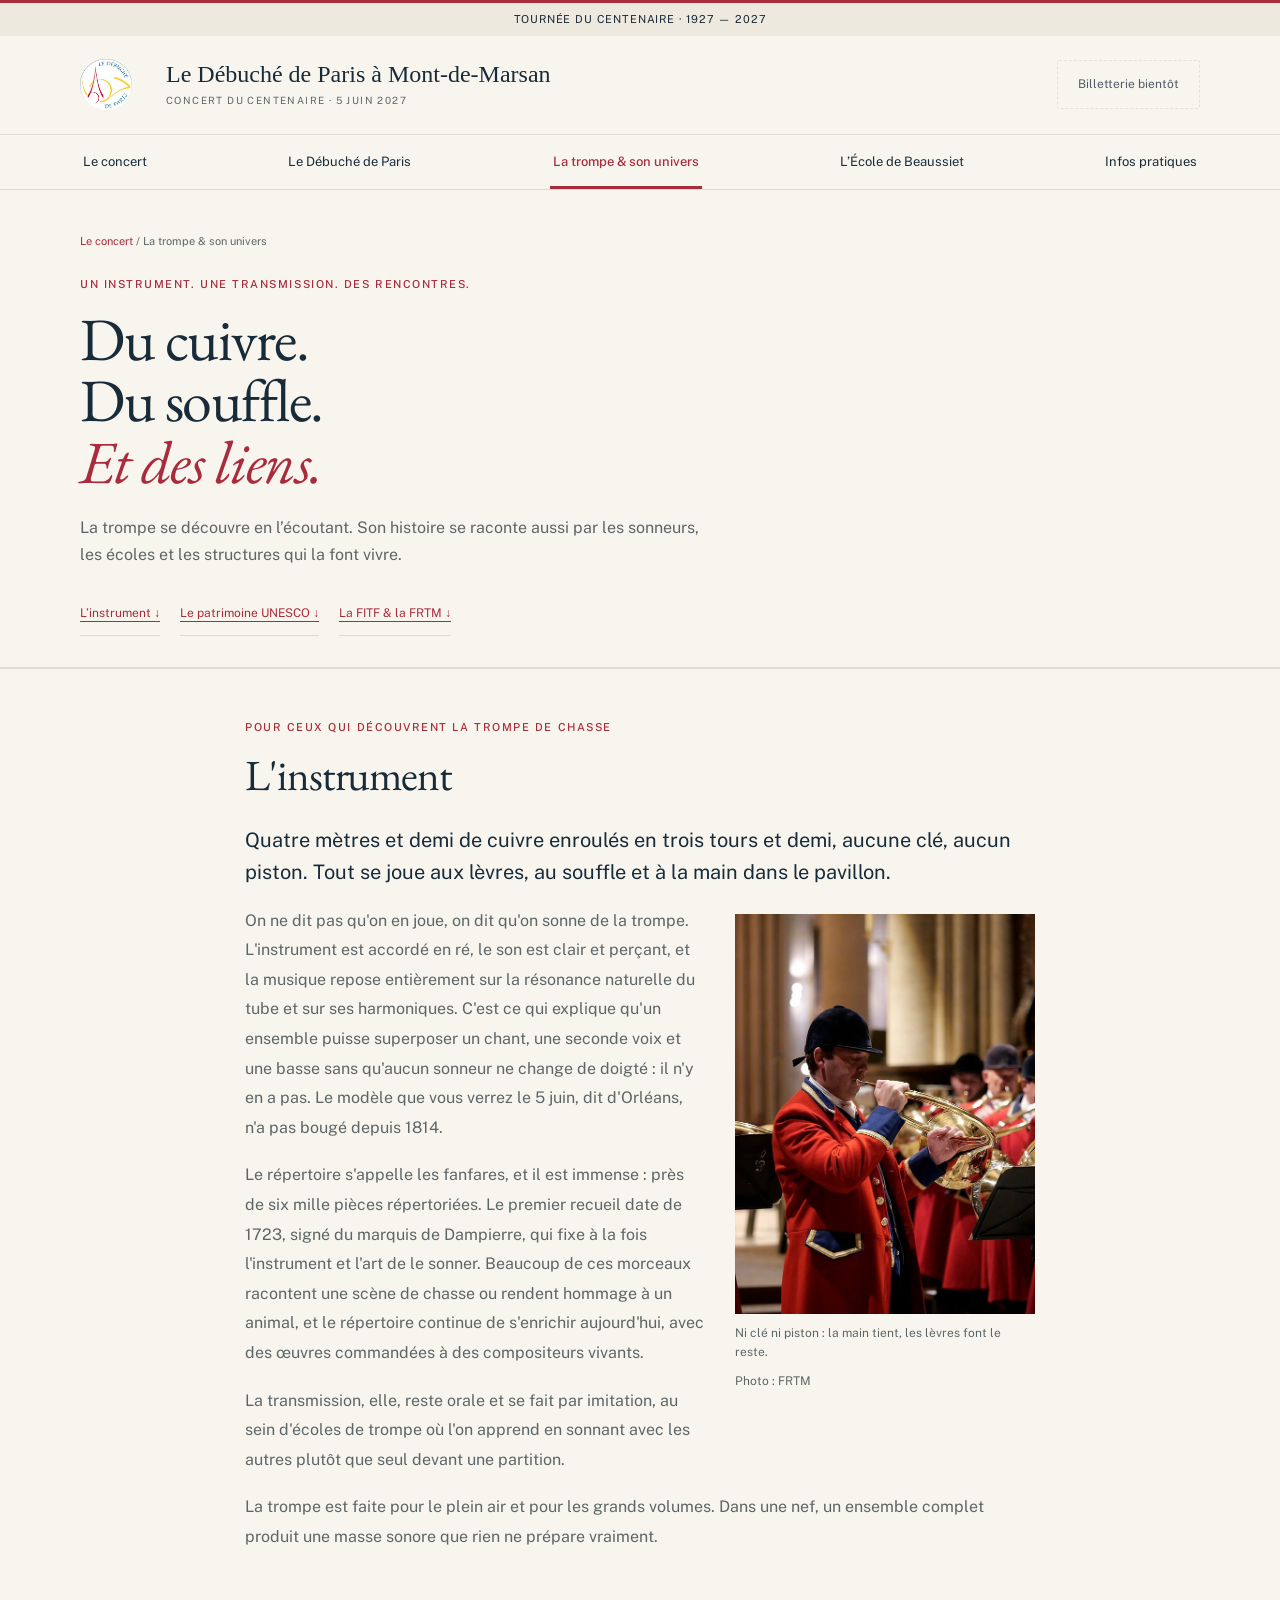
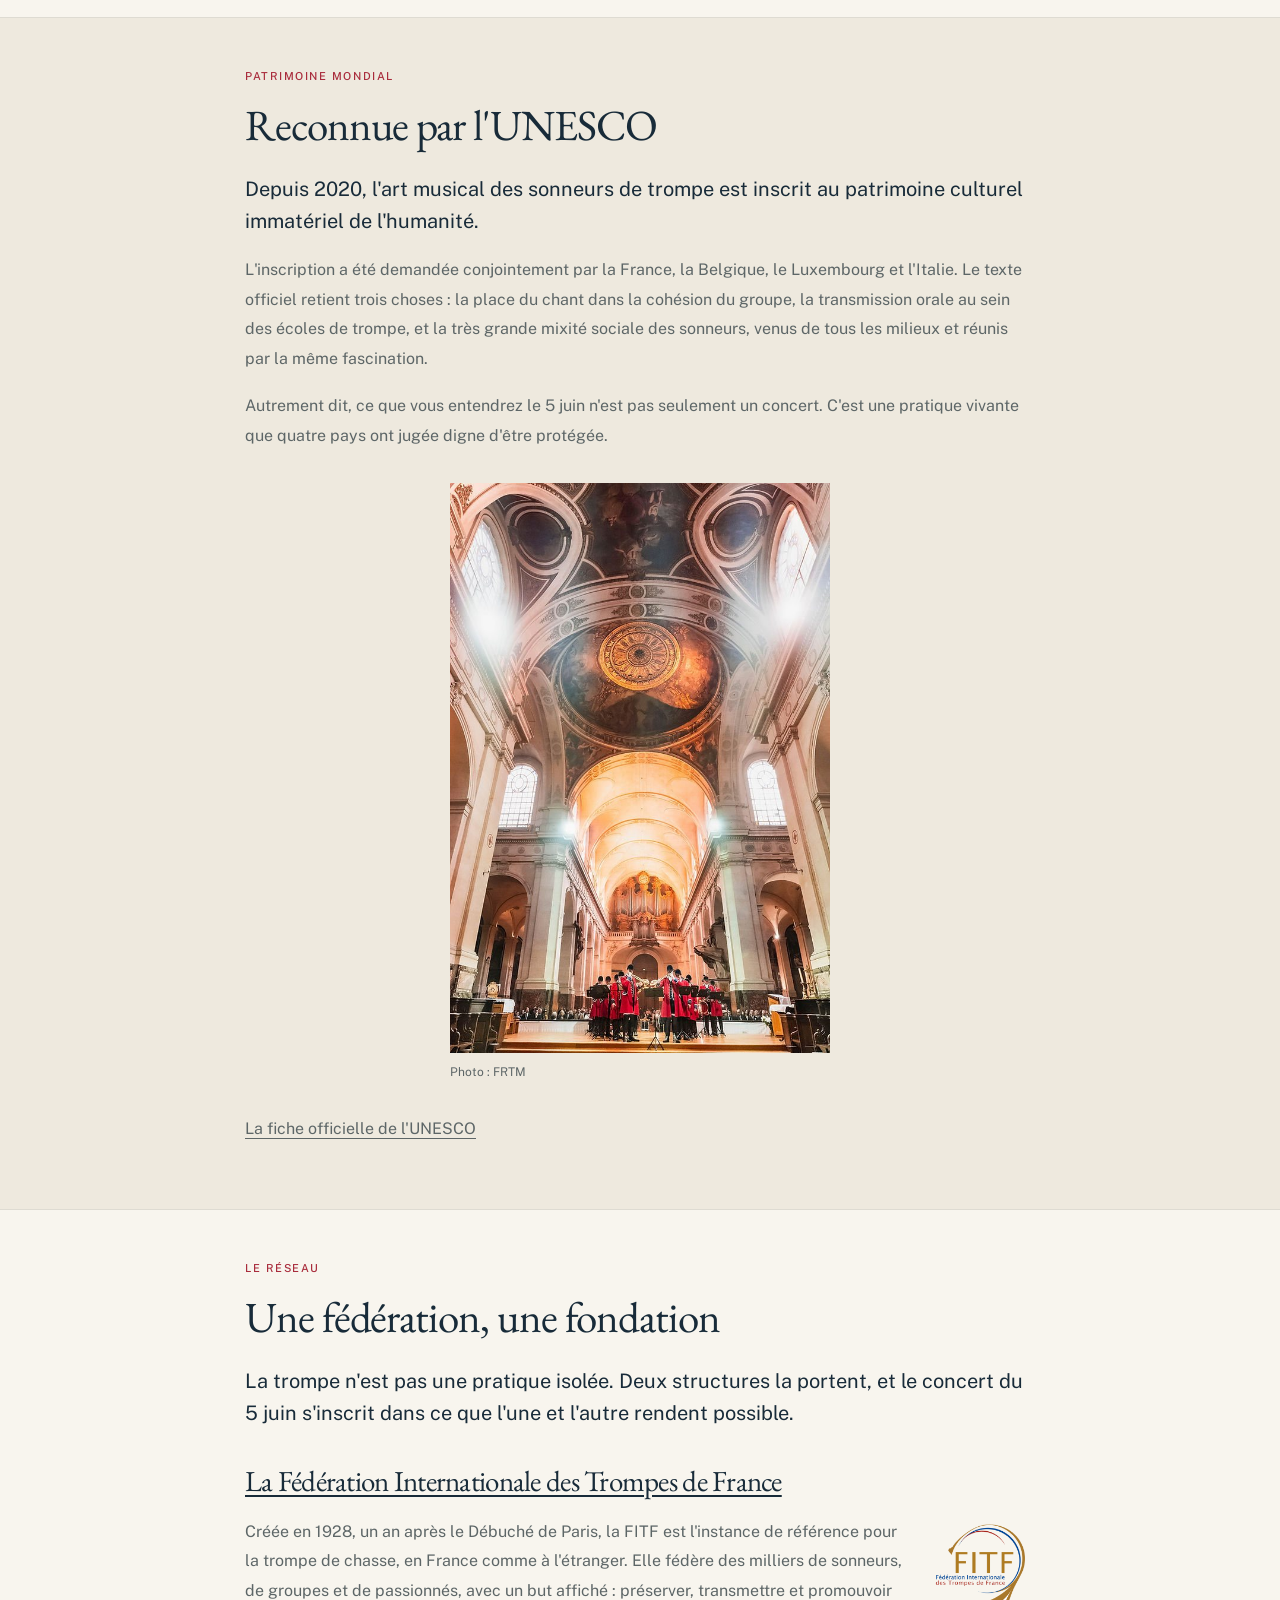
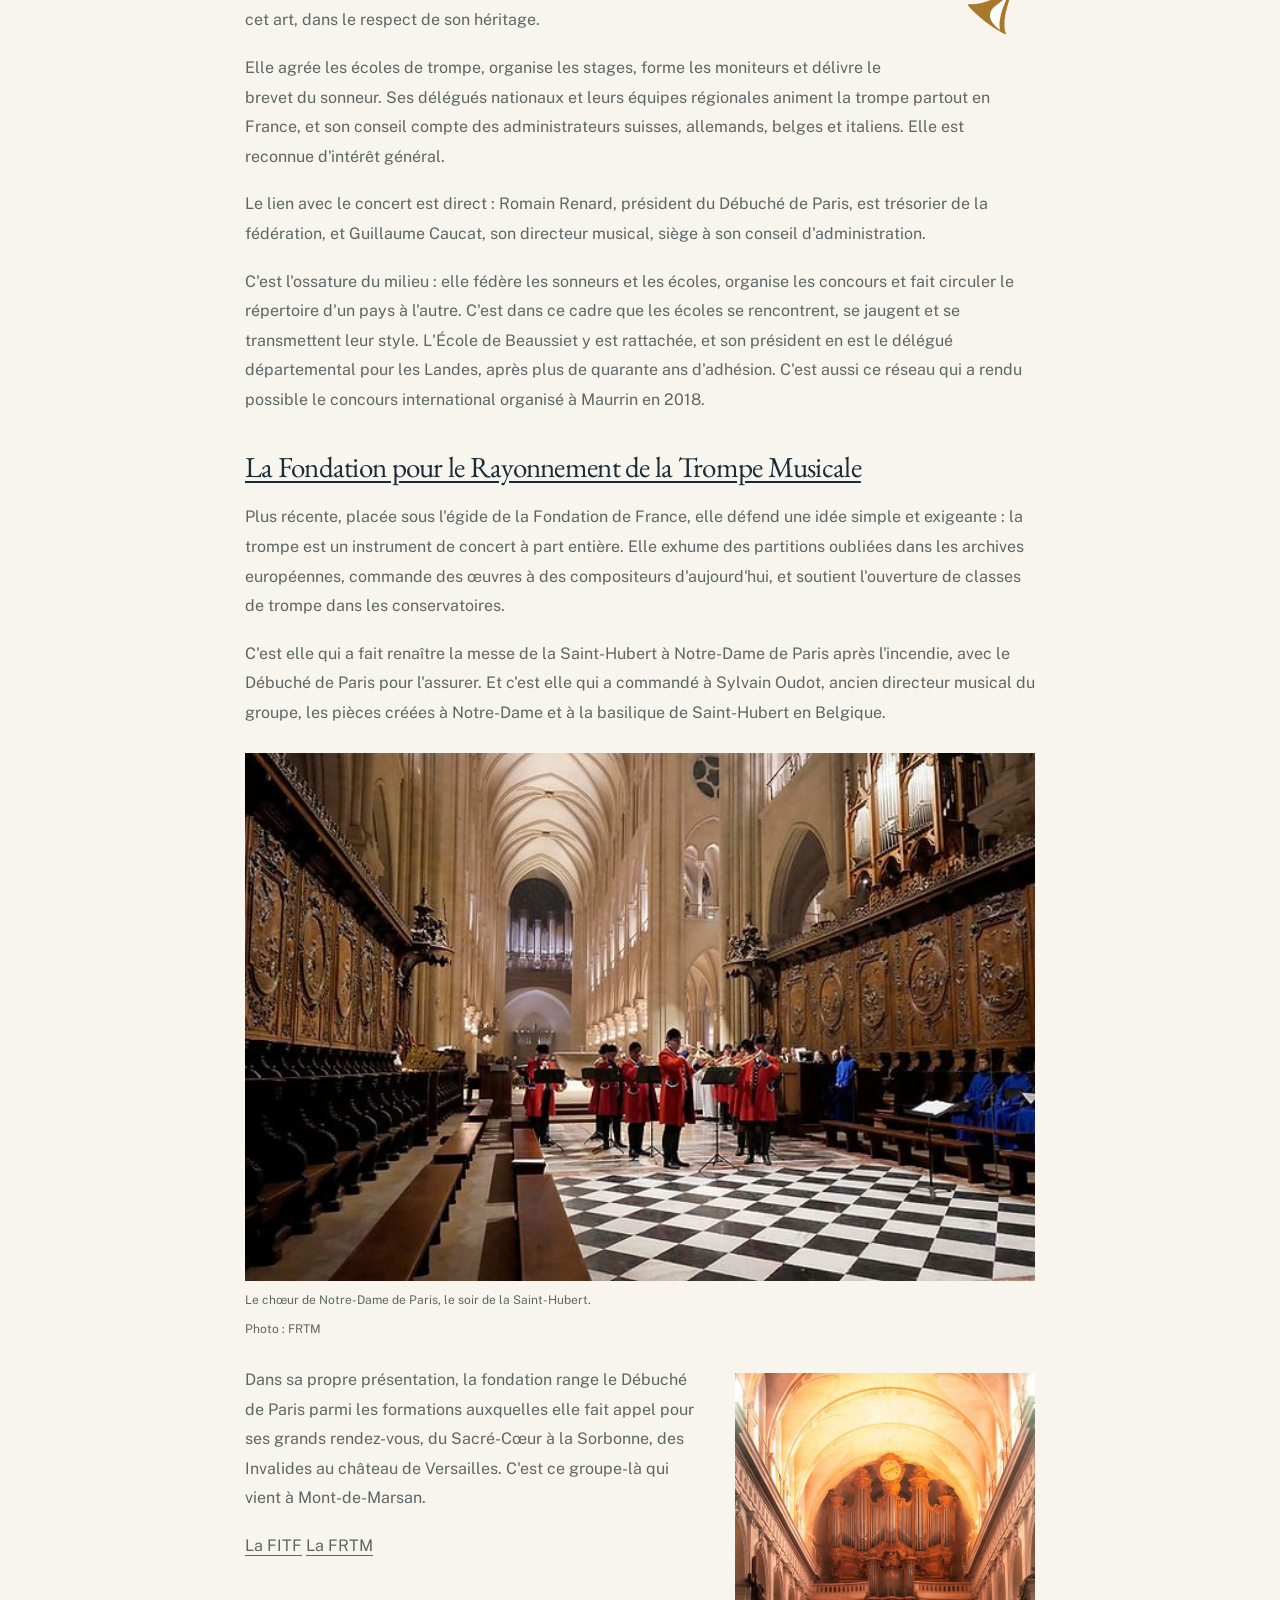
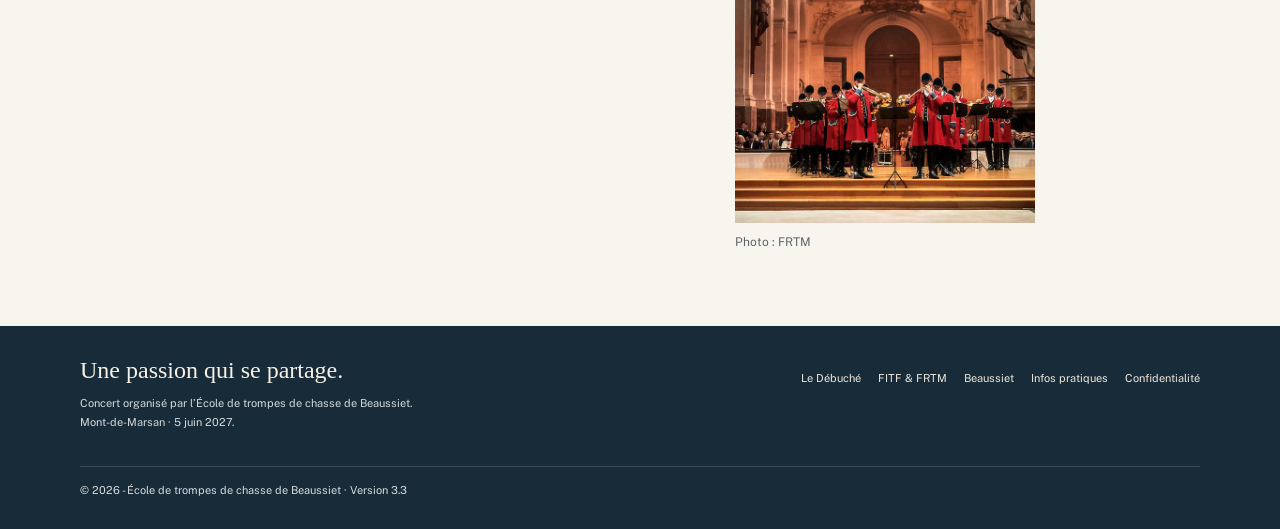
<file: la-trompe/index.html>
<!doctype html>
<html lang="fr"><head>
<meta charset="utf-8">
<meta name="viewport" content="width=device-width,initial-scale=1">
<!-- Préparation de l’annonce publique : conserver noindex jusqu’à sa validation. -->
<meta name="robots" content="noindex">
<title>La trompe de chasse, l’UNESCO, la FITF et la FRTM</title>
<meta name="description" content="Découvrez la trompe de chasse : instrument, transmission, patrimoine UNESCO et rôle de la FITF et de la FRTM dans la vie musicale des sonneurs.">
<link rel="canonical" href="https://debuche-montdemarsan.fr/la-trompe/">
<meta property="og:type" content="website">
<meta property="og:locale" content="fr_FR">
<meta property="og:site_name" content="École de trompes de chasse de Beaussiet">
<meta property="og:title" content="La trompe de chasse, l’UNESCO, la FITF et la FRTM">
<meta property="og:description" content="Découvrez la trompe de chasse : instrument, transmission, patrimoine UNESCO et rôle de la FITF et de la FRTM dans la vie musicale des sonneurs.">
<meta property="og:url" content="https://debuche-montdemarsan.fr/la-trompe/">
<meta property="og:image" content="https://debuche-montdemarsan.fr/affiche-partage.jpg">
<meta property="og:image:width" content="1200"><meta property="og:image:height" content="630">
<meta name="twitter:card" content="summary_large_image">
<link rel="preconnect" href="https://fonts.googleapis.com">
<link rel="preconnect" href="https://fonts.gstatic.com" crossorigin>
<link rel="stylesheet" href="https://fonts.googleapis.com/css2?family=EB+Garamond:ital,wght@0,400;0,500;1,400&family=Public+Sans:wght@400;500&display=swap">
<link rel="stylesheet" href="/assets/site.css">
<script src="/infos.js" defer></script><script src="/assets/site.js" defer></script>
</head><body id="debuche-edition">
<a href="#contenu" class="skip-link">Aller au contenu</a>
<div class="dp-topline">TOURNÉE DU CENTENAIRE · 1927 — 2027</div>
<header id="haut">
 <div class="dp-masthead dp-container"><a href="/" class="dp-brand " aria-label="Accueil du concert"><img class="dp-logo" src="/logo-debuche.png" alt="" width="52" height="52"><span class="dp-name">Le Débuché de Paris à Mont-de-Marsan<small>Concert du centenaire · 5 juin 2027</small></span></a><a href="/infos-pratiques/#billetterie" class="dp-action dp-header-ticket " data-booking data-open-label="Réserver ma place">Billetterie · bientôt <span aria-hidden="true">↗</span></a></div>
 <nav class="dp-nav dp-container" aria-label="Rubriques du site"><a href="/" class="">Le concert</a><a href="/le-debuche-de-paris/" class="">Le Débuché de Paris</a><a href="/la-trompe/" aria-current="page" class="">La trompe & son univers</a><a href="/ecole-de-beaussiet/" class="">L’École de Beaussiet</a><a href="/infos-pratiques/" class="">Infos pratiques</a></nav>
</header><main id="contenu">
 <div class="dp-page-title dp-container"><div class="dp-breadcrumb"><a href="/" class="">Le concert</a> / La trompe & son univers</div><p class="dp-kicker">Un instrument. Une transmission. Des rencontres.</p><h1>Du cuivre.<br>Du souffle.<br><em>Et des liens.</em></h1><p class="dp-lead">La trompe se découvre en l’écoutant. Son histoire se raconte aussi par les sonneurs, les écoles et les structures qui la font vivre.</p><div class="dp-jumplinks"><a href="#trompe" class="">L’instrument ↓</a><a href="#unesco" class="">Le patrimoine UNESCO ↓</a><a href="#fitf" class="">La FITF & la FRTM ↓</a></div></div>
 <div class="dp-article"><section id="trompe">
  <div class="shell narrow">
    <p class="eyebrow">Pour ceux qui découvrent la trompe de chasse</p>
    <h2>L'instrument</h2>

    <p class="big">Quatre mètres et demi de cuivre enroulés en trois tours et demi, aucune clé, aucun piston. Tout se joue aux lèvres, au souffle et à la main dans le pavillon.</p>

    <figure class="fig fig-cote">
      <img src="/debuche-sonneur.jpg" alt="Gros plan sur un sonneur en habit rouge à parements bleus, la trompe posée sur l'épaule, en train de sonner" width="640" height="853" loading="lazy">
      <figcaption>Ni clé ni piston&nbsp;: la main tient, les lèvres font le reste.<span class="credit">Photo&nbsp;: FRTM</span></figcaption>
    </figure>

    <p>On ne dit pas qu'on en joue, on dit qu'on sonne de la trompe. L'instrument est accordé en ré, le son est clair et perçant, et la musique repose entièrement sur la résonance naturelle du tube et sur ses harmoniques. C'est ce qui explique qu'un ensemble puisse superposer un chant, une seconde voix et une basse sans qu'aucun sonneur ne change de doigté&nbsp;: il n'y en a pas. Le modèle que vous verrez le 5 juin, dit d'Orléans, n'a pas bougé depuis 1814.</p>

    <p>Le répertoire s'appelle les fanfares, et il est immense&nbsp;: près de six mille pièces répertoriées. Le premier recueil date de 1723, signé du marquis de Dampierre, qui fixe à la fois l'instrument et l'art de le sonner. Beaucoup de ces morceaux racontent une scène de chasse ou rendent hommage à un animal, et le répertoire continue de s'enrichir aujourd'hui, avec des œuvres commandées à des compositeurs vivants.</p>

    <p>La transmission, elle, reste orale et se fait par imitation, au sein d'écoles de trompe où l'on apprend en sonnant avec les autres plutôt que seul devant une partition.</p>

    <p>La trompe est faite pour le plein air et pour les grands volumes. Dans une nef, un ensemble complet produit une masse sonore que rien ne prépare vraiment.</p>
  </div>
</section><section id="unesco" class="inverse">
  <div class="shell narrow">
    <p class="eyebrow">Patrimoine mondial</p>
    <h2>Reconnue par l'UNESCO</h2>

    <p class="big">Depuis 2020, l'art musical des sonneurs de trompe est inscrit au patrimoine culturel immatériel de l'humanité.</p>

    <p>L'inscription a été demandée conjointement par la France, la Belgique, le Luxembourg et l'Italie. Le texte officiel retient trois choses&nbsp;: la place du chant dans la cohésion du groupe, la transmission orale au sein des écoles de trompe, et la très grande mixité sociale des sonneurs, venus de tous les milieux et réunis par la même fascination.</p>

    <p>Autrement dit, ce que vous entendrez le 5 juin n'est pas seulement un concert. C'est une pratique vivante que quatre pays ont jugée digne d'être protégée.</p>

    <figure class="fig fig-nuit">
      <img src="/debuche-coupole.jpg" alt="Vue en contre-plongée d'une coupole peinte, les sonneurs minuscules au pied du chœur" width="640" height="960" loading="lazy">
      <figcaption><span class="credit">Photo&nbsp;: FRTM</span></figcaption>
    </figure>

    <p class="liens"><a href="https://ich.unesco.org/fr/RL/l-art-musical-des-sonneurs-de-trompe-une-technique-instrumentale-liee-au-chant-a-la-maitrise-du-souffle-au-vibrato-a-la-resonance-des-lieux-et-a-la-convivialite-01581" target="_blank" rel="noopener">La fiche officielle de l'UNESCO</a></p>
  </div>
</section><section id="fitf">
  <div class="shell narrow">
    <p class="eyebrow">Le réseau</p>
    <h2>Une fédération, une fondation</h2>

    <p class="big">La trompe n'est pas une pratique isolée. Deux structures la portent, et le concert du 5 juin s'inscrit dans ce que l'une et l'autre rendent possible.</p>

    <h3><a href="https://fitf.org/la-federation/" target="_blank" rel="noopener">La Fédération Internationale des Trompes de France</a></h3>
    <img class="logo-fitf" src="/logo-fitf.png" alt="Logo de la Fédération Internationale des Trompes de France" width="359" height="400" loading="lazy">
    <p>Créée en 1928, un an après le Débuché de Paris, la FITF est l'instance de référence pour la trompe de chasse, en France comme à l'étranger. Elle fédère des milliers de sonneurs, de groupes et de passionnés, avec un but affiché&nbsp;: préserver, transmettre et promouvoir cet art, dans le respect de son héritage.</p>
    <p>Elle agrée les écoles de trompe, organise les stages, forme les moniteurs et délivre le brevet du sonneur. Ses délégués nationaux et leurs équipes régionales animent la trompe partout en France, et son conseil compte des administrateurs suisses, allemands, belges et italiens. Elle est reconnue d'intérêt général.</p>
    <p>Le lien avec le concert est direct&nbsp;: Romain Renard, président du Débuché de Paris, est trésorier de la fédération, et Guillaume Caucat, son directeur musical, siège à son conseil d'administration.</p>
    <p>C'est l'ossature du milieu&nbsp;: elle fédère les sonneurs et les écoles, organise les concours et fait circuler le répertoire d'un pays à l'autre. C'est dans ce cadre que les écoles se rencontrent, se jaugent et se transmettent leur style. L'École de Beaussiet y est rattachée, et son président en est le délégué départemental pour les Landes, après plus de quarante ans d'adhésion. C'est aussi ce réseau qui a rendu possible le concours international organisé à Maurrin en 2018.</p>

    <h3><a href="https://www.frtm.fr/la-frtm" target="_blank" rel="noopener">La Fondation pour le Rayonnement de la Trompe Musicale</a></h3>
    <p>Plus récente, placée sous l'égide de la Fondation de France, elle défend une idée simple et exigeante&nbsp;: la trompe est un instrument de concert à part entière. Elle exhume des partitions oubliées dans les archives européennes, commande des œuvres à des compositeurs d'aujourd'hui, et soutient l'ouverture de classes de trompe dans les conservatoires.</p>

    <p>C'est elle qui a fait renaître la messe de la Saint-Hubert à Notre-Dame de Paris après l'incendie, avec le Débuché de Paris pour l'assurer. Et c'est elle qui a commandé à Sylvain Oudot, ancien directeur musical du groupe, les pièces créées à Notre-Dame et à la basilique de Saint-Hubert en Belgique.</p>

    <figure class="fig">
      <img src="/debuche-notre-dame.jpg" alt="Le Débuché de Paris sonnant dans le chœur de Notre-Dame de Paris, sur le dallage en damier, devant les stalles de bois" width="640" height="427" loading="lazy">
      <figcaption>Le chœur de Notre-Dame de Paris, le soir de la Saint-Hubert.<span class="credit">Photo&nbsp;: FRTM</span></figcaption>
    </figure>

    <figure class="fig fig-cote">
      <img src="/debuche-eglise.jpg" alt="Les sonneurs du Débuché de Paris en demi-cercle devant le grand orgue d'une église" width="640" height="960" loading="lazy">
      <figcaption><span class="credit">Photo&nbsp;: FRTM</span></figcaption>
    </figure>

    <p>Dans sa propre présentation, la fondation range le Débuché de Paris parmi les formations auxquelles elle fait appel pour ses grands rendez-vous, du Sacré-Cœur à la Sorbonne, des Invalides au château de Versailles. C'est ce groupe-là qui vient à Mont-de-Marsan.</p>

    <p class="liens">
      <a href="https://fitf.org/la-federation/" target="_blank" rel="noopener">La FITF</a>
      <a href="https://www.frtm.fr/la-frtm" target="_blank" rel="noopener">La FRTM</a>
    </p>
  </div>
</section></div></main><footer class="dp-footer dp-container"><div><div class="dp-footer-name">Une passion qui se partage.</div><p>Concert organisé par l’École de trompes de chasse de Beaussiet.<br>Mont-de-Marsan · 5 juin 2027.</p></div><div class="dp-footer-links"><a href="/le-debuche-de-paris/" class="">Le Débuché</a><a href="/la-trompe/#fitf" class="">FITF & FRTM</a><a href="/ecole-de-beaussiet/" class="">Beaussiet</a><a href="/infos-pratiques/" class="">Infos pratiques</a><a href="/confidentialite/">Confidentialité</a></div><p class="dp-legal">© 2026 - École de trompes de chasse de Beaussiet · <span data-version></span></p></footer>
<dialog id="photo-dialog" aria-label="Photo agrandie"><button type="button" data-close-photo>Fermer ×</button><img alt=""></dialog>
</body></html>
</file>
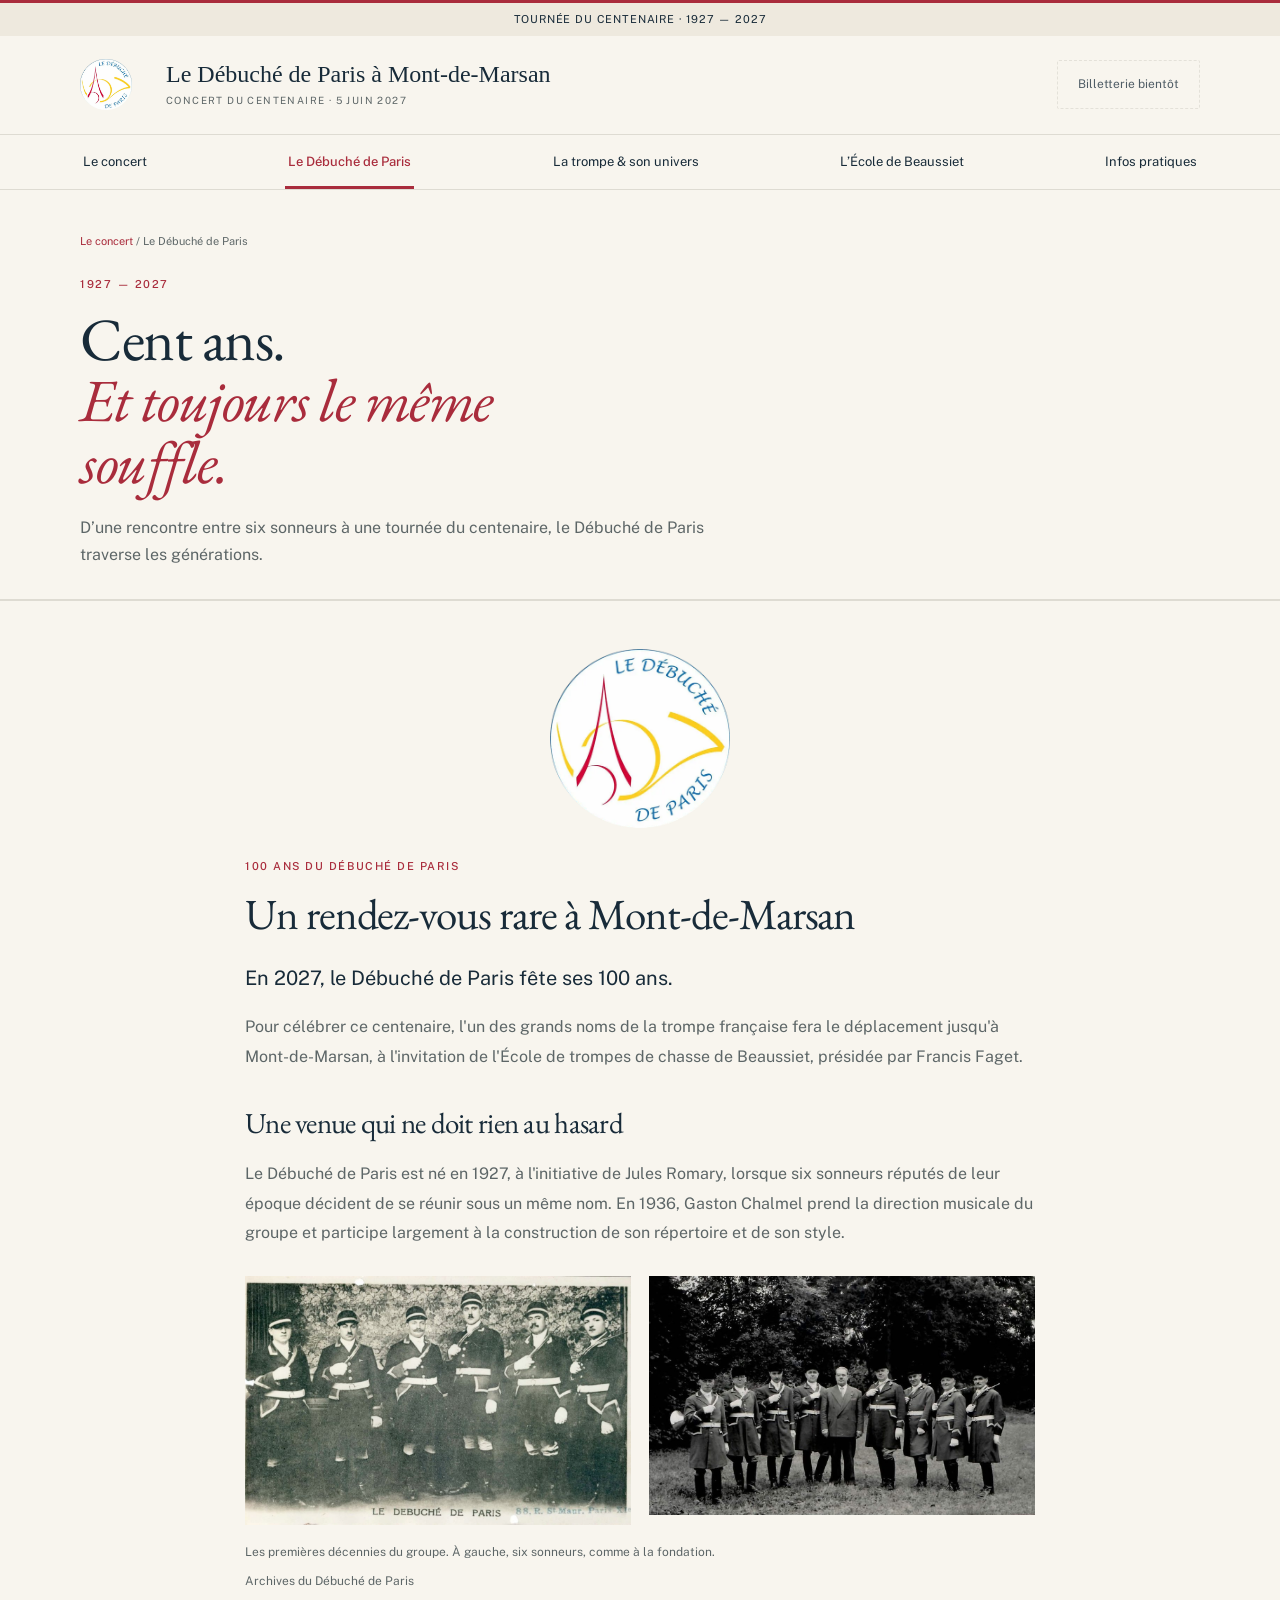
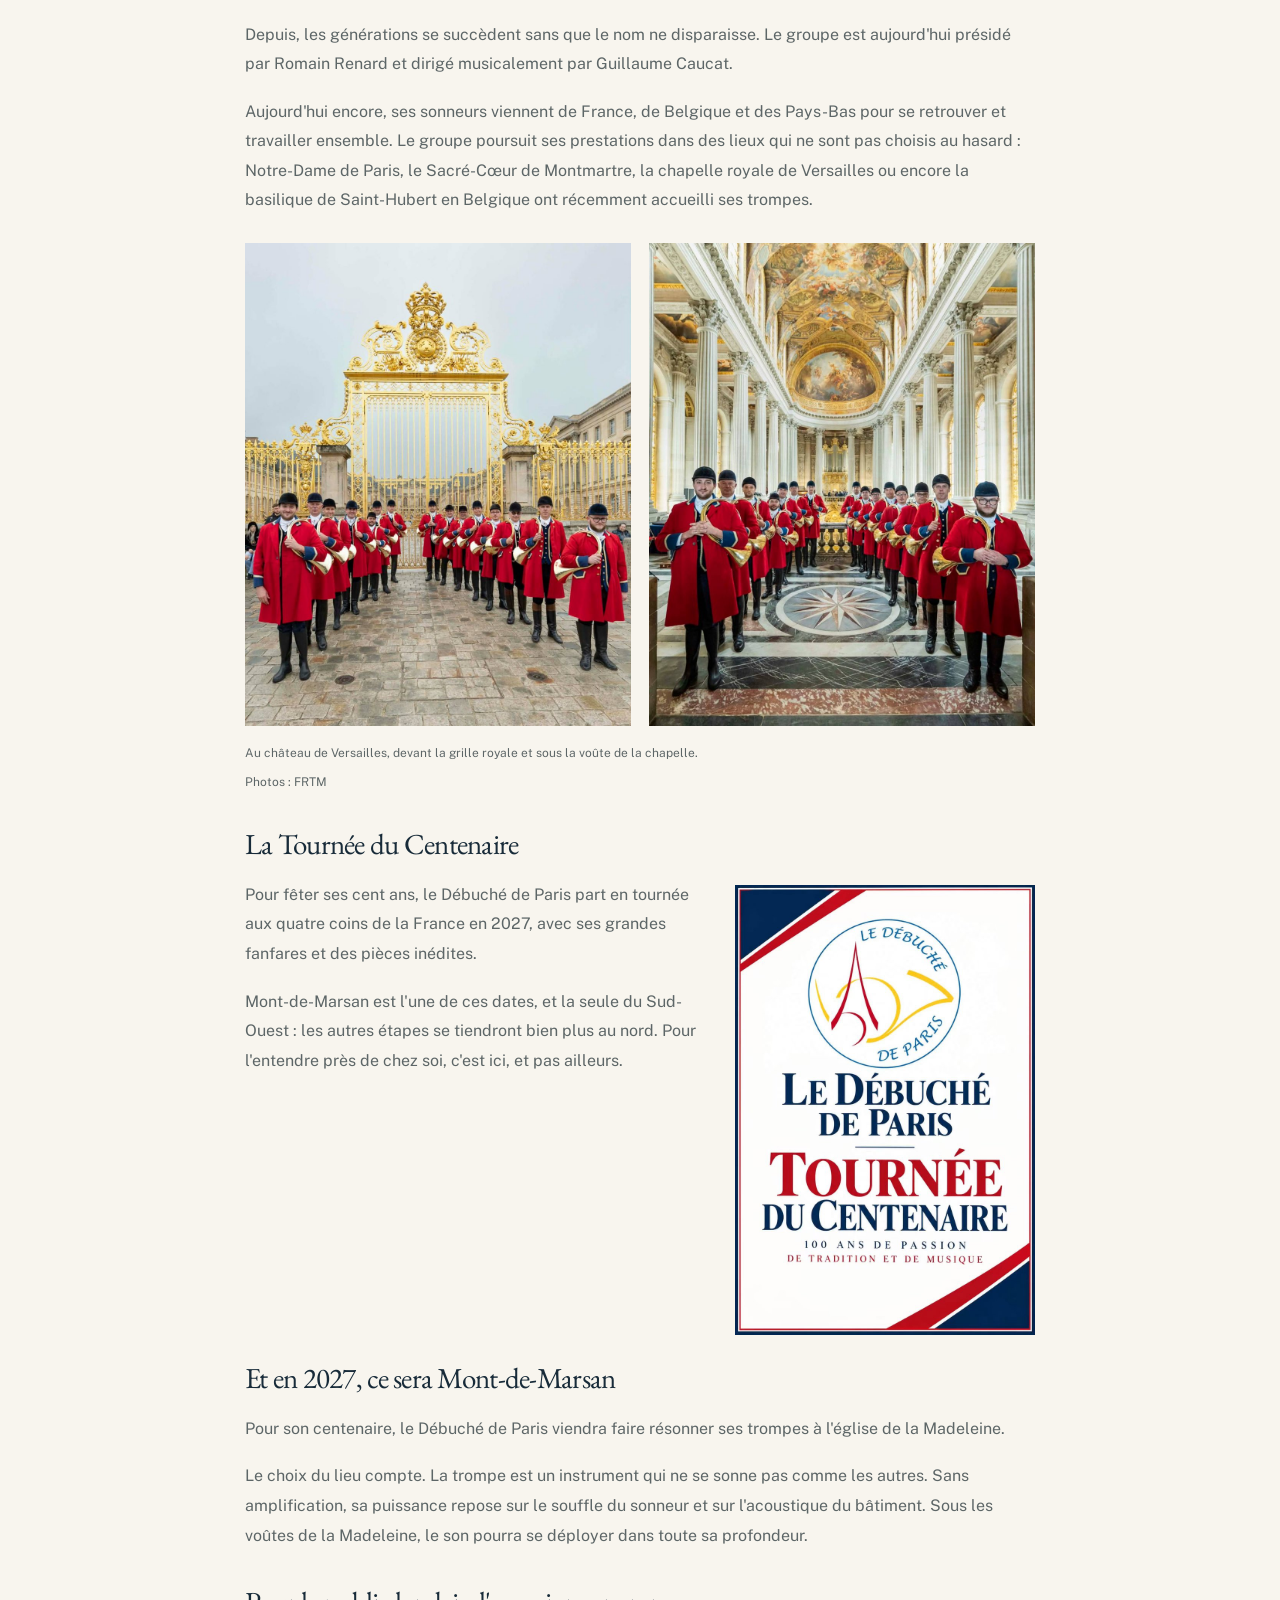
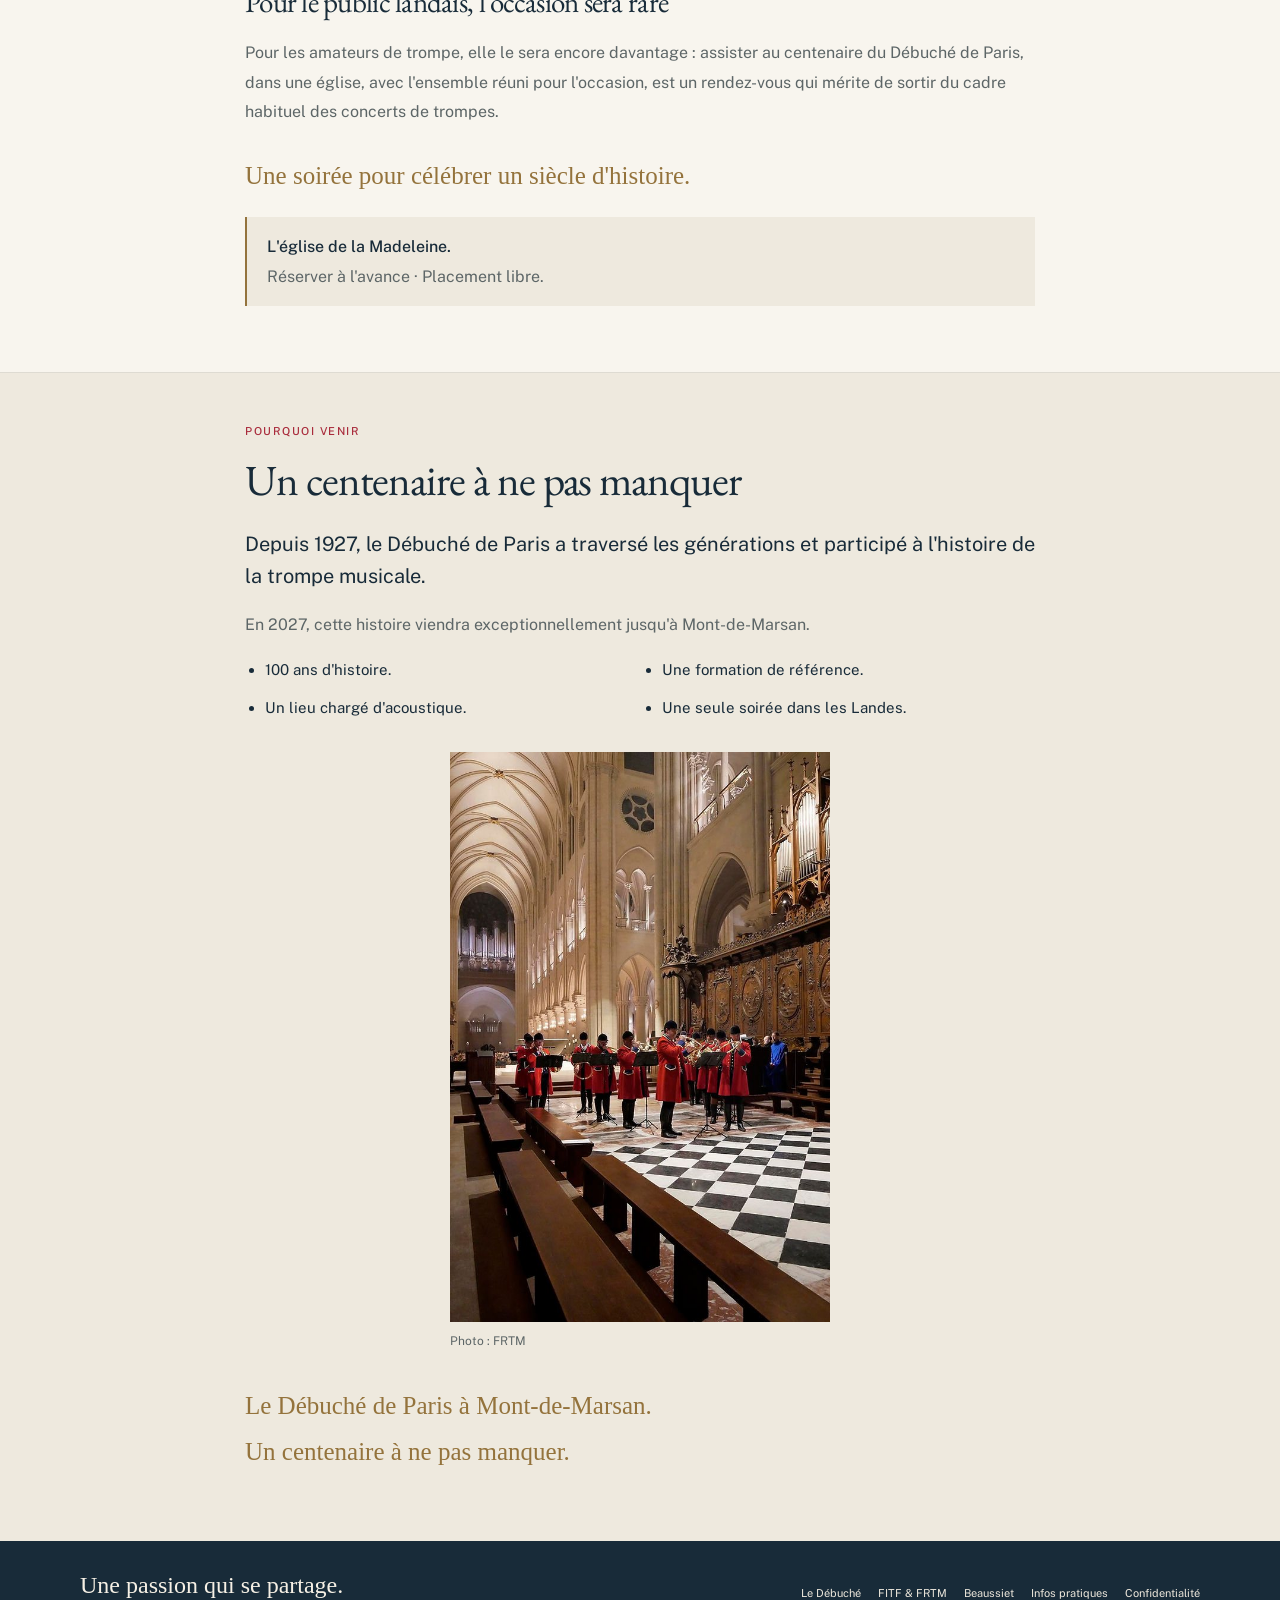
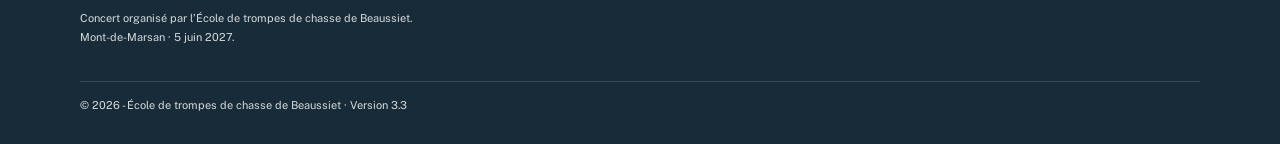
<file: le-debuche-de-paris/index.html>
<!doctype html>
<html lang="fr"><head>
<meta charset="utf-8">
<meta name="viewport" content="width=device-width,initial-scale=1">
<!-- Préparation de l’annonce publique : conserver noindex jusqu’à sa validation. -->
<meta name="robots" content="noindex">
<title>Le Débuché de Paris : histoire et centenaire — Mont-de-Marsan 2027</title>
<meta name="description" content="L’histoire du Débuché de Paris depuis 1927 : ses fondateurs, son répertoire, ses concerts et sa tournée du centenaire, avec une étape à Mont-de-Marsan.">
<link rel="canonical" href="https://debuche-montdemarsan.fr/le-debuche-de-paris/">
<meta property="og:type" content="website">
<meta property="og:locale" content="fr_FR">
<meta property="og:site_name" content="École de trompes de chasse de Beaussiet">
<meta property="og:title" content="Le Débuché de Paris : histoire et centenaire — Mont-de-Marsan 2027">
<meta property="og:description" content="L’histoire du Débuché de Paris depuis 1927 : ses fondateurs, son répertoire, ses concerts et sa tournée du centenaire, avec une étape à Mont-de-Marsan.">
<meta property="og:url" content="https://debuche-montdemarsan.fr/le-debuche-de-paris/">
<meta property="og:image" content="https://debuche-montdemarsan.fr/affiche-partage.jpg">
<meta property="og:image:width" content="1200"><meta property="og:image:height" content="630">
<meta name="twitter:card" content="summary_large_image">
<link rel="preconnect" href="https://fonts.googleapis.com">
<link rel="preconnect" href="https://fonts.gstatic.com" crossorigin>
<link rel="stylesheet" href="https://fonts.googleapis.com/css2?family=EB+Garamond:ital,wght@0,400;0,500;1,400&family=Public+Sans:wght@400;500&display=swap">
<link rel="stylesheet" href="/assets/site.css">
<script src="/infos.js" defer></script><script src="/assets/site.js" defer></script>
</head><body id="debuche-edition">
<a href="#contenu" class="skip-link">Aller au contenu</a>
<div class="dp-topline">TOURNÉE DU CENTENAIRE · 1927 — 2027</div>
<header id="haut">
 <div class="dp-masthead dp-container"><a href="/" class="dp-brand " aria-label="Accueil du concert"><img class="dp-logo" src="/logo-debuche.png" alt="" width="52" height="52"><span class="dp-name">Le Débuché de Paris à Mont-de-Marsan<small>Concert du centenaire · 5 juin 2027</small></span></a><a href="/infos-pratiques/#billetterie" class="dp-action dp-header-ticket " data-booking data-open-label="Réserver ma place">Billetterie · bientôt <span aria-hidden="true">↗</span></a></div>
 <nav class="dp-nav dp-container" aria-label="Rubriques du site"><a href="/" class="">Le concert</a><a href="/le-debuche-de-paris/" aria-current="page" class="">Le Débuché de Paris</a><a href="/la-trompe/" class="">La trompe & son univers</a><a href="/ecole-de-beaussiet/" class="">L’École de Beaussiet</a><a href="/infos-pratiques/" class="">Infos pratiques</a></nav>
</header><main id="contenu">
 <div class="dp-page-title dp-container"><div class="dp-breadcrumb"><a href="/" class="">Le concert</a> / Le Débuché de Paris</div><p class="dp-kicker">1927 — 2027</p><h1>Cent ans.<br><em>Et toujours le même souffle.</em></h1><p class="dp-lead">D’une rencontre entre six sonneurs à une tournée du centenaire, le Débuché de Paris traverse les générations.</p></div>
 <div class="dp-article"><section id="concert">
  <div class="shell narrow">
    <!-- Logo du groupe : deposer logo-debuche.png a la racine du site. -->
    <img class="logo" src="/logo-debuche.png" alt="Logo du Débuché de Paris"
         hidden onload="this.hidden = false">
    <p class="eyebrow">100 ans du Débuché de Paris</p>
    <h2>Un rendez-vous rare à Mont-de-Marsan</h2>

    <p class="big">En 2027, le Débuché de Paris fête ses 100 ans.</p>

    <p>Pour célébrer ce centenaire, l'un des grands noms de la trompe française fera le déplacement jusqu'à Mont-de-Marsan, à l'invitation de l'École de trompes de chasse de Beaussiet, présidée par Francis Faget.</p>

    <h3>Une venue qui ne doit rien au hasard</h3>
    <p>Le Débuché de Paris est né en 1927, à l'initiative de Jules Romary, lorsque six sonneurs réputés de leur époque décident de se réunir sous un même nom. En 1936, Gaston Chalmel prend la direction musicale du groupe et participe largement à la construction de son répertoire et de son style.</p>
    <div class="duo">
      <figure class="fig">
        <img src="/debuche-1927.jpg" alt="Photographie ancienne : six sonneurs du Débuché de Paris en tenue sombre, trompe à l'épaule, posant en atelier" width="1100" height="710" loading="lazy">
      </figure>
      <figure class="fig">
        <img src="/debuche-archives.jpg" alt="Photographie ancienne : neuf sonneurs alignés en plein air, encadrant un homme en costume" width="1100" height="681" loading="lazy">
      </figure>
      <p class="duo-legende">Les premières décennies du groupe. À gauche, six sonneurs, comme à la fondation.<span class="credit">Archives du Débuché de Paris</span></p>
    </div>

    <p>Depuis, les générations se succèdent sans que le nom ne disparaisse. Le groupe est aujourd'hui présidé par Romain Renard et dirigé musicalement par Guillaume Caucat.</p>
    <p>Aujourd'hui encore, ses sonneurs viennent de France, de Belgique et des Pays-Bas pour se retrouver et travailler ensemble. Le groupe poursuit ses prestations dans des lieux qui ne sont pas choisis au hasard&nbsp;: Notre-Dame de Paris, le Sacré-Cœur de Montmartre, la chapelle royale de Versailles ou encore la basilique de Saint-Hubert en Belgique ont récemment accueilli ses trompes.</p>

<div class="duo">
      <figure class="fig">
        <img src="/debuche-versailles-grille.jpg" alt="Les sonneurs du Débuché de Paris en habit rouge, alignés devant la grille dorée du château de Versailles" width="1000" height="1250" loading="lazy">
      </figure>
      <figure class="fig">
        <img src="/debuche-versailles-chapelle.jpg" alt="Les sonneurs dans la chapelle royale du château de Versailles, sous la voûte peinte" width="1000" height="1250" loading="lazy">
      </figure>
      <p class="duo-legende">Au château de Versailles, devant la grille royale et sous la voûte de la chapelle.<span class="credit">Photos&nbsp;: FRTM</span></p>
    </div>

    <h3>La Tournée du Centenaire</h3>
    <figure class="fig fig-cote">
      <img src="/debuche-tournee.jpg" alt="Affiche officielle : Le Débuché de Paris, Tournée du Centenaire, 100 ans de passion, de tradition et de musique" width="800" height="1200" loading="lazy">
    </figure>
    <p>Pour fêter ses cent ans, le Débuché de Paris part en tournée aux quatre coins de la France en 2027, avec ses grandes fanfares et des pièces inédites.</p>
    <p>Mont-de-Marsan est l'une de ces dates, et la seule du Sud-Ouest&nbsp;: les autres étapes se tiendront bien plus au nord. Pour l'entendre près de chez soi, c'est ici, et pas ailleurs.</p>

    <h3>Et en 2027, ce sera Mont-de-Marsan</h3>
    <p>Pour son centenaire, le Débuché de Paris viendra faire résonner ses trompes à l'église de la Madeleine.</p>
    <p>Le choix du lieu compte. La trompe est un instrument qui ne se sonne pas comme les autres. Sans amplification, sa puissance repose sur le souffle du sonneur et sur l'acoustique du bâtiment. Sous les voûtes de la Madeleine, le son pourra se déployer dans toute sa profondeur.</p>

    <h3>Pour le public landais, l'occasion sera rare</h3>
    <p>Pour les amateurs de trompe, elle le sera encore davantage&nbsp;: assister au centenaire du Débuché de Paris, dans une église, avec l'ensemble réuni pour l'occasion, est un rendez-vous qui mérite de sortir du cadre habituel des concerts de trompes.</p>
    <p class="signature">Une soirée pour célébrer un siècle d'histoire.</p>

    <p class="rare"><b>L'église de la Madeleine.</b> Réserver à l'avance &middot; Placement libre.</p>
  </div>
</section><section id="centenaire" class="inverse">
  <div class="shell narrow">
    <p class="eyebrow">Pourquoi venir</p>
    <h2>Un centenaire à ne pas manquer</h2>
    <p class="big">Depuis 1927, le Débuché de Paris a traversé les générations et participé à l'histoire de la trompe musicale.</p>
    <p>En 2027, cette histoire viendra exceptionnellement jusqu'à Mont-de-Marsan.</p>
    <ul class="litanie">
      <li>100 ans d'histoire.</li>
      <li>Une formation de référence.</li>
      <li>Un lieu chargé d'acoustique.</li>
      <li>Une seule soirée dans les Landes.</li>
    </ul>
    <figure class="fig fig-nuit">
      <img src="/debuche-notre-dame-choeur.jpg" alt="Les sonneurs alignés dans le chœur de Notre-Dame de Paris, la nef gothique et les orgues derrière eux" width="640" height="959" loading="lazy">
      <figcaption><span class="credit">Photo&nbsp;: FRTM</span></figcaption>
    </figure>

    <p class="signature">Le Débuché de Paris à Mont-de-Marsan.<br>Un centenaire à ne pas manquer.</p>
  </div>
</section></div></main><footer class="dp-footer dp-container"><div><div class="dp-footer-name">Une passion qui se partage.</div><p>Concert organisé par l’École de trompes de chasse de Beaussiet.<br>Mont-de-Marsan · 5 juin 2027.</p></div><div class="dp-footer-links"><a href="/le-debuche-de-paris/" class="">Le Débuché</a><a href="/la-trompe/#fitf" class="">FITF & FRTM</a><a href="/ecole-de-beaussiet/" class="">Beaussiet</a><a href="/infos-pratiques/" class="">Infos pratiques</a><a href="/confidentialite/">Confidentialité</a></div><p class="dp-legal">© 2026 - École de trompes de chasse de Beaussiet · <span data-version></span></p></footer>
<dialog id="photo-dialog" aria-label="Photo agrandie"><button type="button" data-close-photo>Fermer ×</button><img alt=""></dialog>
</body></html>
</file>
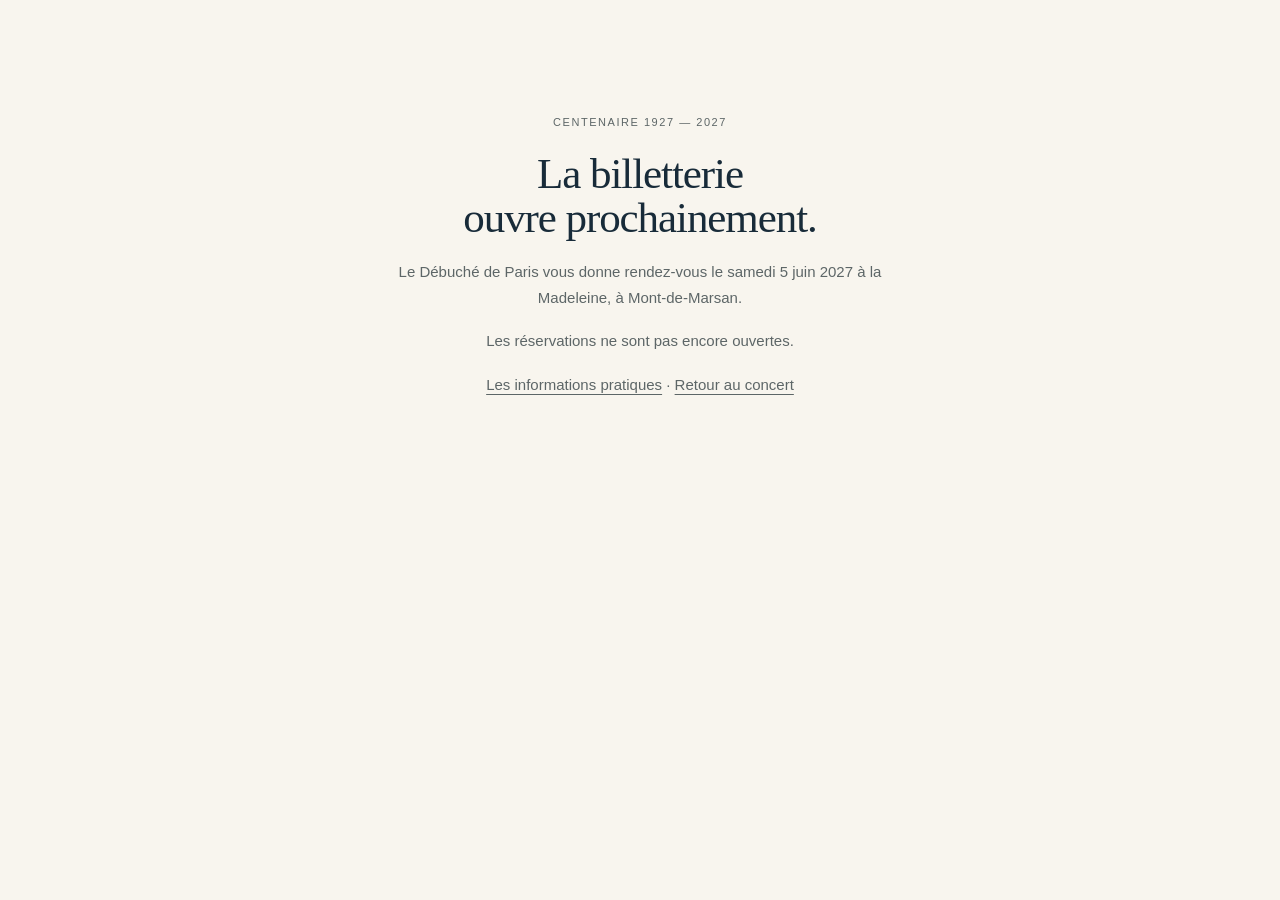
<file: reserver/index.html>
<!doctype html>
<html lang="fr"><head>
<meta charset="utf-8"><meta name="viewport" content="width=device-width,initial-scale=1">
<meta name="robots" content="noindex">
<title>Billetterie — Le Débuché de Paris à Mont-de-Marsan</title>
<link rel="stylesheet" href="/assets/site.css">
<script src="/infos.js" defer></script><script src="/assets/site.js" defer></script>
</head><body id="debuche-edition" data-reservation>
<main class="dp-reservation">
<p class="dp-kicker">Centenaire 1927 — 2027</p>
<div data-booking-closed><h1>La billetterie<br>ouvre prochainement.</h1><p>Le Débuché de Paris vous donne rendez-vous le samedi 5 juin 2027 à la Madeleine, à Mont-de-Marsan.</p><p>Les réservations ne sont pas encore ouvertes.</p></div>
<div data-booking-open hidden><h1>Votre place pour<br>le concert du centenaire.</h1><p>Vous allez être redirigé vers la billetterie en ligne. Si rien ne se passe, utilisez le bouton ci-dessous.</p><a id="reservation-link" class="dp-action" href="/infos-pratiques/#billetterie">Accéder à la billetterie ↗</a></div>
<p><a href="/infos-pratiques/#billetterie">Les informations pratiques</a> · <a href="/">Retour au concert</a></p>
<noscript><p>Consultez les informations pratiques ou contactez l’école pour connaître l’état de la billetterie.</p></noscript>
</main></body></html>
</file>
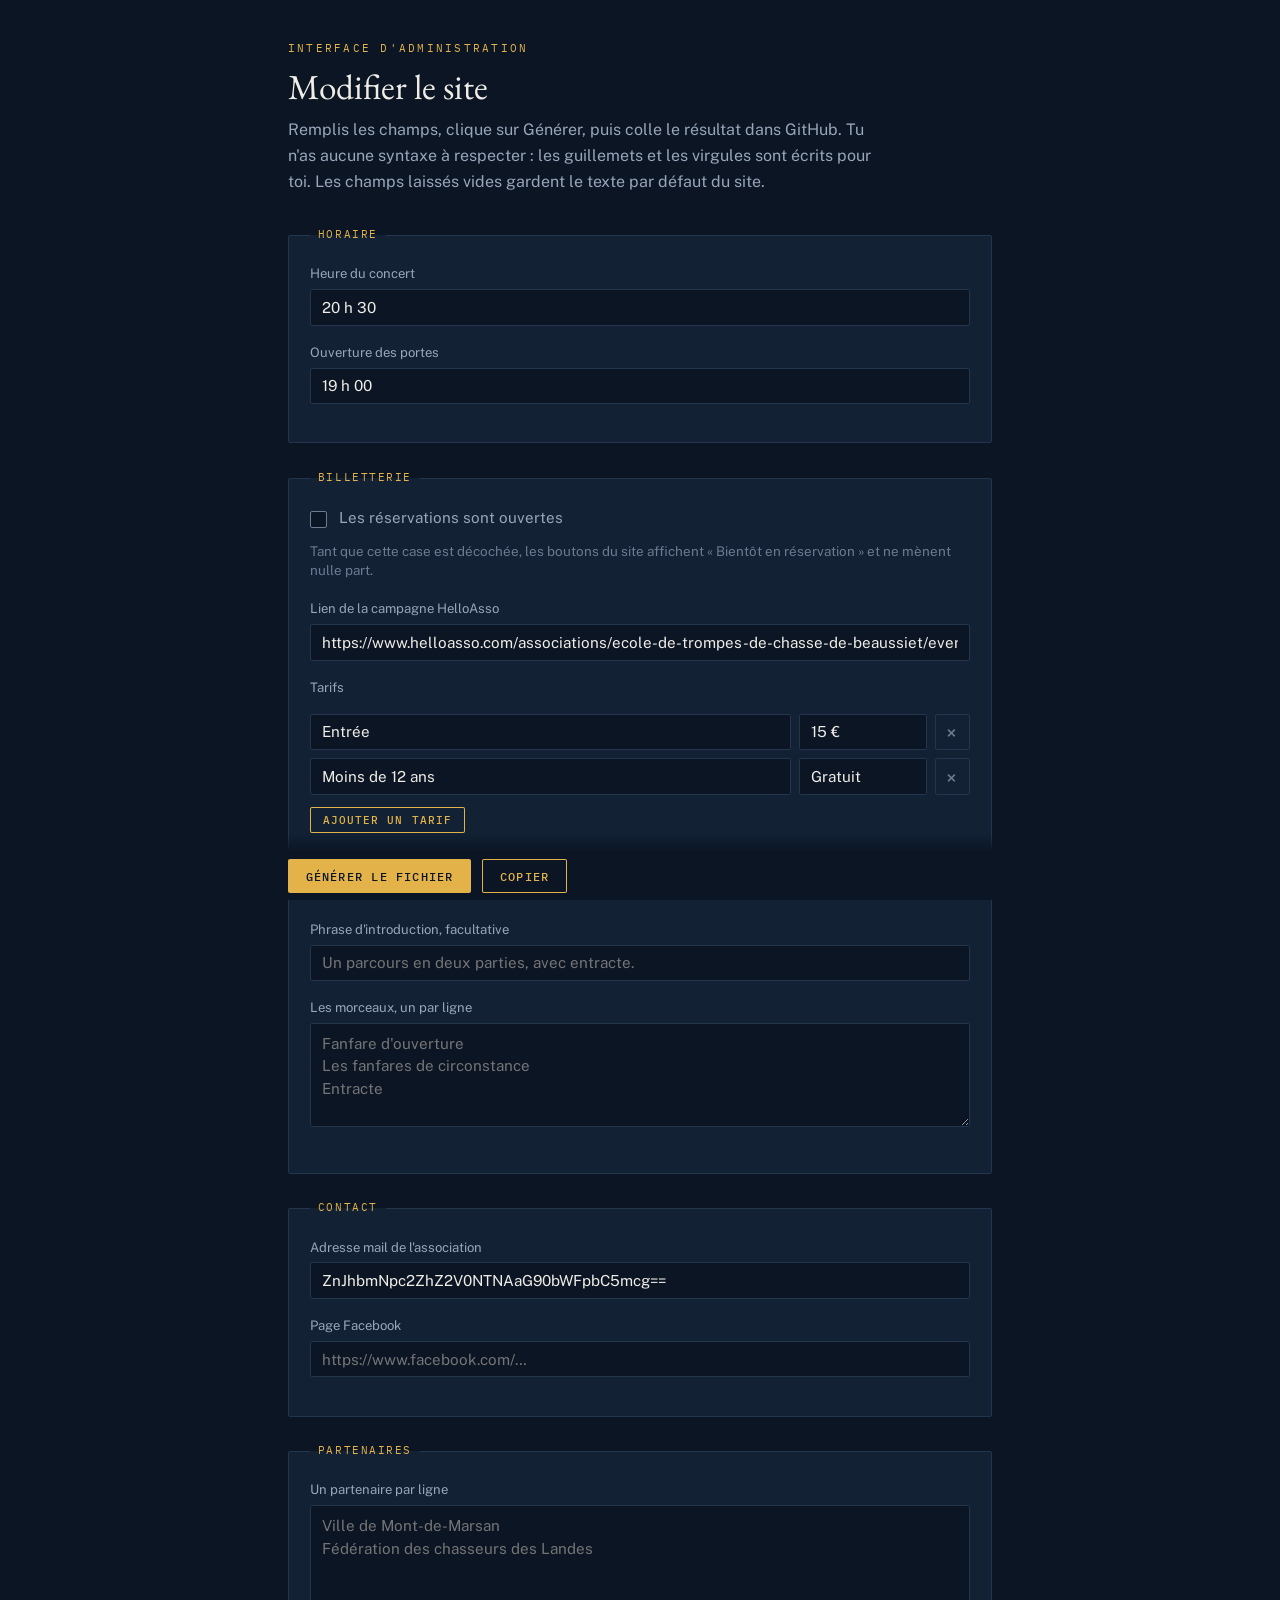
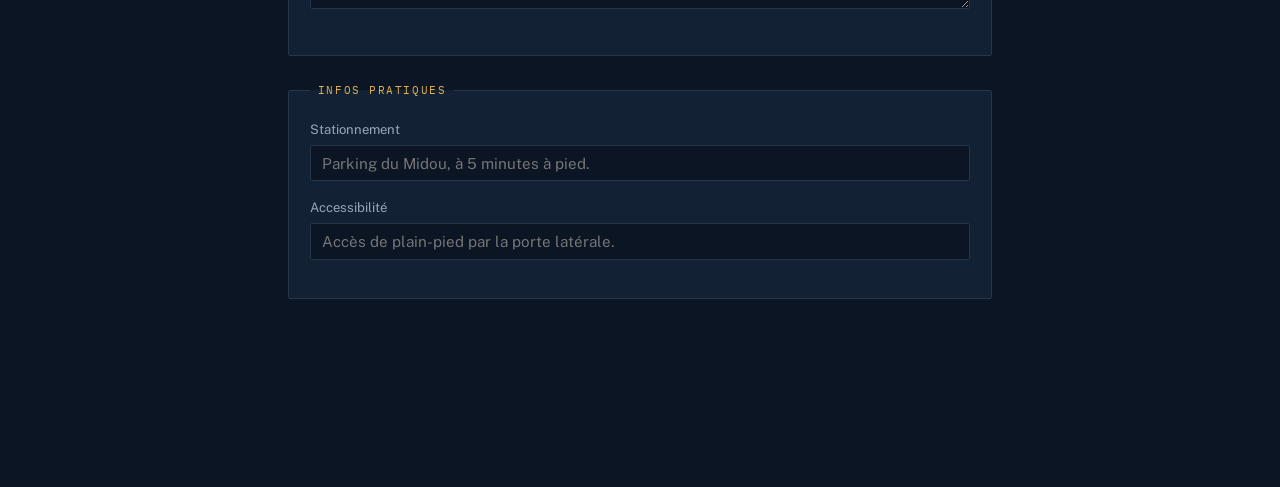
<file: admin.html>
<!doctype html>
<html lang="fr">
<head>
<meta charset="utf-8">
<meta name="viewport" content="width=device-width, initial-scale=1">
<meta name="robots" content="noindex">
<title>Modifier le site — Le Débuché de Paris à Mont-de-Marsan</title>

<link rel="preconnect" href="https://fonts.googleapis.com">
<link rel="preconnect" href="https://fonts.gstatic.com" crossorigin>
<link rel="stylesheet" href="https://fonts.googleapis.com/css2?family=EB+Garamond:wght@400&family=IBM+Plex+Mono:wght@400;500&family=Public+Sans:wght@400;600&display=swap">

<style>
:root{
  --night:#0B1524;--surface:#122134;--raised:#1A2C44;--parchment:#EFEDE6;
  --muted:#98A6BA;--faint:#6B7B92;--red:#CE2434;--red-bright:#E85763;
  --brass:#E3B34A;--brass-bright:#F2CF87;--line:#23364E;
  color-scheme:dark;
}
*{box-sizing:border-box}
body{
  margin:0;background:var(--night);color:var(--parchment);
  font-family:"Public Sans",system-ui,sans-serif;font-size:16px;line-height:1.6;
  padding:2.5rem 1.5rem 6rem;
}
.shell{max-width:44rem;margin:0 auto}
.eyebrow{
  font-family:"IBM Plex Mono",monospace;font-size:.7rem;letter-spacing:.2em;
  text-transform:uppercase;color:var(--brass);margin:0 0 .6rem;
}
h1{font-family:"EB Garamond",Georgia,serif;font-weight:400;font-size:2.2rem;line-height:1.1;margin:0 0 .7rem}
p.intro{color:var(--muted);margin:0 0 2rem;max-width:60ch}

fieldset{
  border:1px solid var(--line);border-radius:2px;
  margin:0 0 1.6rem;padding:1.2rem 1.3rem 1.4rem;background:var(--surface);
}
legend{
  font-family:"IBM Plex Mono",monospace;font-size:.7rem;letter-spacing:.14em;
  text-transform:uppercase;color:var(--brass);padding:0 .5rem;
}
.hint{color:var(--faint);font-size:.84rem;margin:.1rem 0 1.1rem;line-height:1.45}

label{display:block;margin-bottom:1rem}
label > span{
  display:block;font-size:.82rem;color:var(--muted);margin-bottom:.3rem;
}
input[type=text],input[type=url],input[type=email],textarea{
  width:100%;padding:.55rem .7rem;background:var(--night);color:var(--parchment);
  border:1px solid var(--line);border-radius:2px;
  font-family:inherit;font-size:.95rem;
}
textarea{min-height:6.5rem;resize:vertical;line-height:1.5}
input:focus-visible,textarea:focus-visible,button:focus-visible,a:focus-visible{
  outline:2px solid var(--brass);outline-offset:2px;
}

.toggle{display:flex;align-items:flex-start;gap:.7rem;margin-bottom:.4rem;cursor:pointer}
.toggle input{
  appearance:none;width:1.1rem;height:1.1rem;margin:.28rem 0 0;flex:0 0 auto;
  border:1.5px solid var(--faint);border-radius:2px;background:var(--night);cursor:pointer;
  position:relative;
}
.toggle input:checked{background:var(--red);border-color:var(--red)}
.toggle input:checked::after{
  content:"";position:absolute;left:.31rem;top:.11rem;
  width:.28rem;height:.55rem;border:solid var(--parchment);border-width:0 2px 2px 0;
  transform:rotate(42deg);
}
.toggle span{font-size:.95rem}

.paires{display:flex;flex-direction:column;gap:.5rem;margin-bottom:.7rem}
.paire{display:grid;grid-template-columns:1fr 8rem 2.2rem;gap:.5rem}
.paire button{padding:0;background:transparent;color:var(--faint);border:1px solid var(--line);border-radius:2px;cursor:pointer;font-size:1.1rem}
.paire button:hover{color:var(--red-bright);border-color:var(--red)}

button{
  font-family:"IBM Plex Mono",monospace;font-size:.76rem;letter-spacing:.1em;
  text-transform:uppercase;font-weight:500;cursor:pointer;border-radius:2px;
  padding:.6rem 1.1rem;border:0;background:var(--brass);color:var(--night);
}
button:hover{background:var(--brass-bright)}
button.ghost{background:transparent;color:var(--brass);box-shadow:inset 0 0 0 1px var(--brass)}
button.ghost:hover{background:rgba(227,179,74,.12)}
button.small{padding:.35rem .8rem;font-size:.68rem}

.barre{
  position:sticky;bottom:0;background:linear-gradient(transparent,var(--night) 28%);
  padding:1.6rem 0 .4rem;display:flex;gap:.7rem;flex-wrap:wrap;align-items:center;
}
.etat{font-family:"IBM Plex Mono",monospace;font-size:.72rem;color:var(--faint)}

#sortie{margin-top:1.6rem}
#sortie textarea{
  font-family:"IBM Plex Mono",monospace;font-size:.78rem;min-height:16rem;
  background:var(--raised);
}
.etapes{
  border-left:3px solid var(--brass);background:var(--surface);
  padding:1rem 1.2rem;margin:1.4rem 0 0;
}
.etapes ol{margin:.4rem 0 0;padding-left:1.2rem;color:var(--muted);font-size:.92rem}
.etapes li{margin-bottom:.45rem}
.etapes a{color:var(--brass-bright)}
</style>
</head>
<body>
<div class="shell">

  <p class="eyebrow">Interface d'administration</p>
  <h1>Modifier le site</h1>
  <p class="intro">Remplis les champs, clique sur Générer, puis colle le résultat dans GitHub. Tu n'as aucune syntaxe à respecter&nbsp;: les guillemets et les virgules sont écrits pour toi. Les champs laissés vides gardent le texte par défaut du site.</p>

  <form id="form">

    <fieldset>
      <legend>Horaire</legend>
      <label><span>Heure du concert</span><input type="text" id="heure" placeholder="20 h 30"></label>
      <label><span>Ouverture des portes</span><input type="text" id="ouverturePortes" placeholder="19 h 45"></label>
    </fieldset>

    <fieldset>
      <legend>Billetterie</legend>
      <label class="toggle">
        <input type="checkbox" id="billetterieOuverte">
        <span>Les réservations sont ouvertes</span>
      </label>
      <p class="hint">Tant que cette case est décochée, les boutons du site affichent « Bientôt en réservation » et ne mènent nulle part.</p>
      <label><span>Lien de la campagne HelloAsso</span><input type="url" id="lienBilletterie" placeholder="https://www.helloasso.com/associations/…/evenements/…"></label>
      <label><span>Tarifs</span></label>
      <div class="paires" id="tarifs"></div>
      <button type="button" class="ghost small" id="ajout-tarif">Ajouter un tarif</button>
    </fieldset>

    <fieldset>
      <legend>Programme</legend>
      <label><span>Phrase d'introduction, facultative</span><input type="text" id="programmeIntro" placeholder="Un parcours en deux parties, avec entracte."></label>
      <label>
        <span>Les morceaux, un par ligne</span>
        <textarea id="programme" placeholder="Fanfare d'ouverture&#10;Les fanfares de circonstance&#10;Entracte"></textarea>
      </label>
    </fieldset>

    <fieldset>
      <legend>Contact</legend>
      <label><span>Adresse mail de l'association</span><input type="email" id="email" placeholder="contact@exemple.fr"></label>
      <label><span>Page Facebook</span><input type="url" id="facebook" placeholder="https://www.facebook.com/…"></label>
    </fieldset>

    <fieldset>
      <legend>Partenaires</legend>
      <label>
        <span>Un partenaire par ligne</span>
        <textarea id="partenaires" placeholder="Ville de Mont-de-Marsan&#10;Fédération des chasseurs des Landes"></textarea>
      </label>
    </fieldset>

    <fieldset>
      <legend>Infos pratiques</legend>
      <label><span>Stationnement</span><input type="text" id="stationnement" placeholder="Parking du Midou, à 5 minutes à pied."></label>
      <label><span>Accessibilité</span><input type="text" id="accessibilite" placeholder="Accès de plain-pied par la porte latérale."></label>
    </fieldset>

  </form>

  <div class="barre">
    <button type="button" id="generer">Générer le fichier</button>
    <button type="button" class="ghost" id="copier">Copier</button>
    <span class="etat" id="etat"></span>
  </div>

  <div id="sortie" hidden>
    <textarea id="resultat" readonly spellcheck="false"></textarea>
    <div class="etapes">
      <b>Il reste trois clics.</b>
      <ol>
        <li>Ouvre <a href="https://github.com/Jeremie40430/jeremie40430.github.io/edit/main/infos.js" target="_blank" rel="noopener">le fichier infos.js sur GitHub</a>.</li>
        <li>Sélectionne tout le contenu existant et colle ce qui a été copié à la place.</li>
        <li>Clique sur le bouton vert <b>Commit changes</b>. Le site est à jour une minute plus tard.</li>
      </ol>
    </div>
  </div>

</div>

<script src="/infos.js"></script>
<script>
(function () {
  var champsTexte = ['heure','ouverturePortes','lienBilletterie','programmeIntro',
                     'email','facebook','stationnement','accessibilite'];
  var champsListe = ['programme','partenaires'];

  // --- Pré-remplissage avec ce qui est actuellement en ligne ---------------
  if (typeof INFOS !== 'undefined') {
    champsTexte.forEach(function (k) {
      if (INFOS[k]) document.getElementById(k).value = INFOS[k];
    });
    champsListe.forEach(function (k) {
      if (INFOS[k] && INFOS[k].length) document.getElementById(k).value = INFOS[k].join('\n');
    });
    document.getElementById('billetterieOuverte').checked = !!INFOS.billetterieOuverte;
    (INFOS.tarifs || []).forEach(function (t) { ajouterTarif(t.nom, t.prix); });
  }
  if (!document.querySelectorAll('#tarifs .paire').length) ajouterTarif('', '');

  function ajouterTarif(nom, prix) {
    var d = document.createElement('div');
    d.className = 'paire';
    var a = document.createElement('input');
    a.type = 'text'; a.placeholder = 'Plein tarif'; a.value = nom || '';
    var b = document.createElement('input');
    b.type = 'text'; b.placeholder = '25 €'; b.value = prix || '';
    var x = document.createElement('button');
    x.type = 'button'; x.textContent = '×'; x.title = 'Retirer ce tarif';
    x.addEventListener('click', function () { d.remove(); });
    d.appendChild(a); d.appendChild(b); d.appendChild(x);
    document.getElementById('tarifs').appendChild(d);
  }
  document.getElementById('ajout-tarif').addEventListener('click', function () { ajouterTarif('', ''); });

  // --- Fabrication du fichier ---------------------------------------------
  function guill(v) {
    return '"' + String(v || '').replace(/\\/g, '\\\\').replace(/"/g, '\\"') + '"';
  }
  function val(id) { return document.getElementById(id).value.trim(); }
  function lignes(id) {
    return val(id).split('\n').map(function (l) { return l.trim(); })
                  .filter(function (l) { return l.length; });
  }

  function fabriquer() {
    var t = [];
    t.push('/* Les infos du concert.');
    t.push('   Fichier écrit automatiquement depuis /admin.html — ' +
           new Date().toLocaleDateString('fr-FR') + '.');
    t.push('   Tu peux aussi le modifier à la main, en gardant guillemets et virgules. */');
    t.push('');
    t.push('var INFOS = {');
    t.push('');
    t.push('  heure: ' + guill(val('heure')) + ',');
    t.push('  ouverturePortes: ' + guill(val('ouverturePortes')) + ',');
    t.push('');
    t.push('  billetterieOuverte: ' +
           (document.getElementById('billetterieOuverte').checked ? 'true' : 'false') + ',');
    t.push('  lienBilletterie: ' + guill(val('lienBilletterie')) + ',');
    t.push('');

    var tarifs = [];
    Array.prototype.forEach.call(document.querySelectorAll('#tarifs .paire'), function (p) {
      var champs = p.querySelectorAll('input');
      var nom = champs[0].value.trim(), prix = champs[1].value.trim();
      if (nom || prix) tarifs.push('    { nom: ' + guill(nom) + ', prix: ' + guill(prix) + ' },');
    });
    t.push('  tarifs: [');
    tarifs.forEach(function (l) { t.push(l); });
    t.push('  ],');
    t.push('');

    t.push('  programmeIntro: ' + guill(val('programmeIntro')) + ',');
    t.push('  programme: [');
    lignes('programme').forEach(function (l) { t.push('    ' + guill(l) + ','); });
    t.push('  ],');
    t.push('');

    t.push('  email: ' + guill(val('email')) + ',');
    t.push('  facebook: ' + guill(val('facebook')) + ',');
    t.push('');

    t.push('  partenaires: [');
    lignes('partenaires').forEach(function (l) { t.push('    ' + guill(l) + ','); });
    t.push('  ],');
    t.push('');

    t.push('  stationnement: ' + guill(val('stationnement')) + ',');
    t.push('  accessibilite: ' + guill(val('accessibilite')) + ',');
    t.push('');
    t.push('};');
    t.push('');
    return t.join('\n');
  }

  var etat = document.getElementById('etat');
  var resultat = document.getElementById('resultat');

  document.getElementById('generer').addEventListener('click', function () {
    resultat.value = fabriquer();
    document.getElementById('sortie').hidden = false;
    etat.textContent = 'Fichier prêt.';
    resultat.scrollIntoView({ behavior: 'smooth', block: 'nearest' });
  });

  document.getElementById('copier').addEventListener('click', function () {
    if (!resultat.value) resultat.value = fabriquer();
    document.getElementById('sortie').hidden = false;
    resultat.select();
    var ok = false;
    try { ok = document.execCommand('copy'); } catch (e) { ok = false; }
    if (navigator.clipboard) {
      navigator.clipboard.writeText(resultat.value).then(function () {
        etat.textContent = 'Copié. Ouvre GitHub et colle.';
      }, function () {
        etat.textContent = ok ? 'Copié.' : 'Sélectionne le texte et copie-le à la main.';
      });
    } else {
      etat.textContent = ok ? 'Copié.' : 'Sélectionne le texte et copie-le à la main.';
    }
  });
})();
</script>
</body>
</html>
</file>
<file: assets/site.css>
#debuche-edition{color-scheme:light;--dp-paper:#f8f5ee;--dp-white:#fffdf8;--dp-ink:#182b39;--dp-grey:#5d6667;--dp-red:#a92c3c;--dp-line:#dedbd2;--dp-gold:#94733c;--dp-tint:#eee9de;background:var(--dp-paper);color:var(--dp-ink);font:15px/1.7 'Public Sans',Arial,sans-serif;isolation:isolate;overflow-wrap:break-word}
#debuche-edition *{box-sizing:border-box}
#debuche-edition [hidden]{display:none!important}
#debuche-edition h1,#debuche-edition h2,#debuche-edition h3,#debuche-edition p,#debuche-edition figure{margin:0}
#debuche-edition h1,#debuche-edition h2,#debuche-edition h3{font-family:'EB Garamond',Georgia,serif;color:var(--dp-ink);font-weight:400;letter-spacing:-.025em}
#debuche-edition h1{font-size:clamp(43px,6.3vw,68px);line-height:1.02}
#debuche-edition h2{font-size:clamp(33px,4vw,43px);line-height:1.12}
#debuche-edition h3{font-size:27px;line-height:1.2}
#debuche-edition h1 em,#debuche-edition h2 em{font-weight:400;color:var(--dp-red)}
#debuche-edition a{color:inherit;text-decoration:underline;text-underline-offset:4px}
#debuche-edition button{font:inherit;color:inherit;cursor:inherit}
#debuche-edition img{display:block;width:100%;object-fit:cover;background:var(--dp-tint)}
#debuche-edition .dp-container{padding-inline:max(6%,calc((100% - 1120px)/2))}
#debuche-edition .dp-kicker{font-size:11px;letter-spacing:.14em;text-transform:uppercase;color:var(--dp-red);font-weight:500}
#debuche-edition .dp-muted{color:var(--dp-grey)}
#debuche-edition .dp-topline{padding:7px 6%;text-align:center;font-size:11px;letter-spacing:.075em;background:var(--dp-tint);border-top:3px solid var(--dp-red)}
#debuche-edition .dp-masthead{display:flex;align-items:center;justify-content:space-between;gap:24px;padding-block:23px}
#debuche-edition .dp-brand{display:flex;align-items:center;gap:16px;background:none;border:0;padding:0;text-align:left}
#debuche-edition .dp-initials{font-family:Georgia,serif;font-size:33px;line-height:1;letter-spacing:-4px;color:var(--dp-gold);padding-right:18px;border-right:1px solid var(--dp-line)}
#debuche-edition .dp-name{font-family:Georgia,serif;font-size:24px;line-height:1.1}
#debuche-edition .dp-name small{display:block;font:10px/1.5 'Public Sans',sans-serif;letter-spacing:.14em;text-transform:uppercase;color:var(--dp-grey);margin-top:6px}
#debuche-edition .dp-action{display:inline-flex;gap:13px;align-items:center;justify-content:center;padding:13px 20px;min-height:46px;background:var(--dp-red);color:#fffdf8;border:0;border-radius:2px;font-size:12px;text-decoration:none}
#debuche-edition .dp-quiet{background:transparent;color:var(--dp-ink);border:1px solid var(--dp-line)}
#debuche-edition .dp-nav{display:flex;align-items:stretch;justify-content:space-between;gap:12px;border-block:1px solid var(--dp-line)}
#debuche-edition .dp-nav a{padding:16px 3px 13px;background:transparent;border:0;border-bottom:3px solid transparent;font-size:13px;min-height:50px}
#debuche-edition .dp-nav a[aria-current="page"]{color:var(--dp-red);border-bottom-color:var(--dp-red);font-weight:500}
#debuche-edition .dp-nav a:hover{color:var(--dp-red)}
#debuche-edition .dp-hero{display:grid;grid-template-columns:1.05fr 1fr;gap:38px;padding-top:42px;padding-bottom:37px;align-items:center}
#debuche-edition .dp-hero-copy{padding-block:15px}
#debuche-edition .dp-hero .dp-kicker{margin-bottom:22px}
#debuche-edition .dp-hero p.dp-intro{font-size:15px;color:var(--dp-grey);line-height:1.65;margin-top:22px;max-width:37ch}
#debuche-edition .dp-datestamp{display:flex;gap:15px;align-items:center;margin-top:28px}
#debuche-edition .dp-day{font-family:Georgia,serif;color:var(--dp-red);font-size:49px;line-height:1;border-right:1px solid var(--dp-line);padding-right:16px}
#debuche-edition .dp-datestamp strong{font-size:14px;font-weight:500;display:block}
#debuche-edition .dp-datestamp small{font-size:12px;color:var(--dp-grey);display:block}
#debuche-edition .dp-hero-actions{margin-top:25px;display:flex;flex-wrap:wrap;align-items:center;gap:13px}
#debuche-edition .dp-text-action{background:none;border:0;border-bottom:1px solid var(--dp-line);font-size:12px;padding:11px 0;min-height:44px;display:inline-flex;gap:7px;align-items:center}
#debuche-edition .dp-photo{position:relative;min-width:0}
#debuche-edition .dp-photo>img{aspect-ratio:.81;object-position:center 54%}
#debuche-edition figcaption{color:var(--dp-grey);font-size:10px;line-height:1.5;margin-top:8px}
#debuche-edition .dp-photo-seal{position:absolute;right:17px;top:18px;background:var(--dp-white);color:var(--dp-ink);padding:11px 16px;text-align:center;font-family:Georgia,serif;font-size:29px;line-height:1}
#debuche-edition .dp-photo-seal small{display:block;font:9px/1.4 'Public Sans',Arial,sans-serif;letter-spacing:.15em;text-transform:uppercase;margin-top:5px}
#debuche-edition .dp-essential{display:grid;grid-template-columns:1.2fr 1fr 1fr;gap:24px;background:var(--dp-white);border-block:1px solid var(--dp-line);padding-block:22px}
#debuche-edition .dp-essential>div{display:flex;gap:12px;align-items:flex-start}
#debuche-edition .dp-essential i{color:var(--dp-gold);margin-top:4px;flex-shrink:0}
#debuche-edition .dp-essential strong{display:block;font-size:13px;font-weight:500}
#debuche-edition .dp-essential small{display:block;font-size:11px;color:var(--dp-grey);margin-top:3px}
#debuche-edition .dp-section{padding-top:53px;padding-bottom:53px}
#debuche-edition .dp-section-heading{display:flex;align-items:flex-end;gap:30px;justify-content:space-between;margin-bottom:27px}
#debuche-edition .dp-section-heading .dp-kicker{margin-bottom:10px}
#debuche-edition .dp-section-heading>p{max-width:31ch;font-size:13px;color:var(--dp-grey)}
#debuche-edition .dp-discover{display:grid;grid-template-columns:repeat(3,minmax(0,1fr));gap:23px}
#debuche-edition .dp-discover a{border:0;background:transparent;text-align:left;padding:0;display:block;width:100%}
#debuche-edition .dp-discover img{aspect-ratio:1.3;margin-bottom:17px}
#debuche-edition .dp-discover h3{font-size:27px;margin-bottom:9px}
#debuche-edition .dp-discover p{font-size:12px;color:var(--dp-grey);line-height:1.65}
#debuche-edition .dp-discover .dp-card-link{display:inline-block;font-size:12px;color:var(--dp-red);margin-top:17px;border-bottom:1px solid var(--dp-line);padding-bottom:4px}
#debuche-edition .dp-discover .dp-credit{font-size:10px;margin-top:10px}
#debuche-edition .dp-listen{background:var(--dp-tint);padding-block:38px;display:grid;grid-template-columns:.9fr 1.1fr;gap:40px;align-items:center}
#debuche-edition .dp-listen .dp-kicker{margin-bottom:14px}
#debuche-edition .dp-listen p:not(.dp-kicker){font-size:13px;color:var(--dp-grey);margin-top:15px}
#debuche-edition .dp-video{display:block;position:relative;text-decoration:none;min-width:0}
#debuche-edition .dp-video img{aspect-ratio:1.7}
#debuche-edition .dp-play{position:absolute;left:18px;bottom:18px;display:inline-flex;align-items:center;gap:10px;background:var(--dp-white);color:var(--dp-ink);padding:11px 14px;font-size:12px}
#debuche-edition .dp-book-strip{display:flex;justify-content:space-between;align-items:center;gap:24px;padding-block:32px;border-bottom:1px solid var(--dp-line)}
#debuche-edition .dp-book-strip p{font-size:13px;color:var(--dp-grey);margin-top:6px}
#debuche-edition .dp-page-title{padding-top:42px;padding-bottom:31px;border-bottom:1px solid var(--dp-line)}
#debuche-edition .dp-breadcrumb{font-size:11px;color:var(--dp-grey);margin-bottom:25px}
#debuche-edition .dp-breadcrumb a{border:0;background:none;padding:0;color:var(--dp-red);font-size:inherit;min-height:30px}
#debuche-edition .dp-page-title h1{font-size:clamp(40px,5.5vw,60px);margin-top:15px;max-width:19ch}
#debuche-edition .dp-page-title .dp-lead{font-size:16px;line-height:1.7;max-width:64ch;color:var(--dp-grey);margin-top:21px}
#debuche-edition .dp-editorial{display:grid;grid-template-columns:1.1fr .9fr;gap:45px;align-items:start}
#debuche-edition .dp-editorial p{font-size:14px;color:var(--dp-grey);margin-top:18px}
#debuche-edition .dp-editorial h2{font-size:36px}
#debuche-edition .dp-editorial img{aspect-ratio:1.1}
#debuche-edition .dp-archives{background:var(--dp-tint);padding-block:38px}
#debuche-edition .dp-archives-grid{display:grid;grid-template-columns:1fr 1fr;gap:23px;margin-top:25px}
#debuche-edition .dp-archives-grid img{aspect-ratio:1.55;filter:sepia(.15)}
#debuche-edition .dp-milestones{display:grid;grid-template-columns:repeat(3,minmax(0,1fr));gap:26px;margin-top:28px}
#debuche-edition .dp-milestones article{border-top:1px solid var(--dp-line);padding-top:19px}
#debuche-edition .dp-milestones strong{font-family:Georgia,serif;font-size:36px;color:var(--dp-red);font-weight:400;line-height:1}
#debuche-edition .dp-milestones p{font-size:12px;margin-top:12px;color:var(--dp-grey)}
#debuche-edition .dp-quote{padding-block:32px;border-block:1px solid var(--dp-line);font-family:Georgia,serif;font-size:clamp(26px,3.4vw,37px);line-height:1.25;color:var(--dp-gold);text-align:center}
#debuche-edition .dp-jumplinks{display:flex;gap:20px;flex-wrap:wrap;margin-top:24px}
#debuche-edition .dp-jumplinks a{background:transparent;border:0;border-bottom:1px solid var(--dp-line);padding:8px 0;font-size:12px;color:var(--dp-red);min-height:44px}
#debuche-edition .dp-network{display:grid;grid-template-columns:1fr 1fr;gap:34px;margin-top:28px}
#debuche-edition .dp-network article{padding-top:24px;border-top:2px solid var(--dp-gold)}
#debuche-edition .dp-network .dp-abbr{font-family:Georgia,serif;font-size:42px;color:var(--dp-red);margin-bottom:12px;line-height:1}
#debuche-edition .dp-network h3{font-size:25px}
#debuche-edition .dp-network p{font-size:13px;color:var(--dp-grey);margin-top:17px}
#debuche-edition .dp-network a{font-size:12px;display:inline-block;margin-top:20px;color:var(--dp-red)}
#debuche-edition .dp-united{background:var(--dp-tint);padding:26px;margin-top:30px}
#debuche-edition .dp-united p{font-size:13px;color:var(--dp-grey);margin-top:10px}
#debuche-edition .dp-school-history{display:grid;grid-template-columns:80px 1fr;gap:18px 24px}
#debuche-edition .dp-school-history>strong{font-family:Georgia,serif;color:var(--dp-red);font-weight:400;font-size:34px;line-height:1.2;border-top:1px solid var(--dp-line);padding-top:18px}
#debuche-edition .dp-school-history>div{border-top:1px solid var(--dp-line);padding-top:18px}
#debuche-edition .dp-school-history p{font-size:13px;color:var(--dp-grey);margin-top:7px}
#debuche-edition .dp-school-history h3{font-size:25px}
#debuche-edition .dp-school-history figure{margin-block:16px 8px}
#debuche-edition .dp-school-history img{aspect-ratio:2}
#debuche-edition .dp-practice{background:var(--dp-white);border:1px solid var(--dp-line);padding:28px}
#debuche-edition .dp-practice .dp-kicker{margin-bottom:14px}
#debuche-edition .dp-practice p{font-size:13px;color:var(--dp-grey);margin-top:16px}
#debuche-edition .dp-practice strong{font-size:16px;font-weight:500;color:var(--dp-ink)}
#debuche-edition .dp-info-layout{display:grid;grid-template-columns:1.15fr .85fr;gap:42px}
#debuche-edition .dp-info-list{margin:24px 0 0}
#debuche-edition .dp-info-list>div{display:grid;grid-template-columns:110px 1fr;gap:20px;border-bottom:1px solid var(--dp-line);padding:17px 0}
#debuche-edition .dp-info-list dt{font-size:12px;font-weight:500;color:var(--dp-gold)}
#debuche-edition .dp-info-list dd{margin:0;font-size:13px;color:var(--dp-grey)}
#debuche-edition .dp-ticket{background:var(--dp-white);border:1px solid var(--dp-line);border-top:3px solid var(--dp-red);padding:28px}
#debuche-edition .dp-ticket h3{font-size:30px;margin:15px 0}
#debuche-edition .dp-ticket p{font-size:13px;color:var(--dp-grey)}
#debuche-edition .dp-price{font-family:Georgia,serif;font-size:52px;line-height:1;color:var(--dp-red);margin-block:23px 15px}
#debuche-edition .dp-price small{font:12px/1.5 'Public Sans',sans-serif;color:var(--dp-grey)}
#debuche-edition .dp-status{background:var(--dp-tint);padding:14px;margin-top:23px;font-size:12px}
#debuche-edition .dp-ticket .dp-small{font-size:11px;margin-top:13px}
#debuche-edition .dp-faq{max-width:760px}
#debuche-edition .dp-faq h2{margin-bottom:23px}
#debuche-edition details{border-bottom:1px solid var(--dp-line);padding:8px 0}
#debuche-edition summary{min-height:44px;align-content:center;font-size:14px}
#debuche-edition details p{font-size:13px;color:var(--dp-grey);padding:10px 0 15px}
#debuche-edition .dp-after{background:var(--dp-tint);padding:28px;margin-top:29px}
#debuche-edition .dp-after p{font-size:13px;color:var(--dp-grey);margin-top:12px}
#debuche-edition .dp-footer{background:var(--dp-ink);color:#f6f0e5;padding-block:30px;display:flex;align-items:flex-start;justify-content:space-between;gap:25px;flex-wrap:wrap}
#debuche-edition .dp-footer .dp-footer-name{font-family:Georgia,serif;font-size:24px;line-height:1.2}
#debuche-edition .dp-footer p{font-size:11px;color:#d6dbdc;margin-top:9px}
#debuche-edition .dp-footer-links{display:flex;gap:17px;flex-wrap:wrap}
#debuche-edition .dp-footer a{background:none;border:0;color:#eee8dd;padding:7px 0;font-size:11px;min-height:44px}
@media(max-width:760px){#debuche-edition .dp-hero{gap:24px}#debuche-edition h1{font-size:49px}#debuche-edition .dp-nav{gap:6px}#debuche-edition .dp-nav a{font-size:12px}#debuche-edition .dp-essential{gap:15px}#debuche-edition .dp-essential i{display:none}#debuche-edition .dp-editorial,#debuche-edition .dp-info-layout{gap:27px}#debuche-edition .dp-discover{gap:17px}#debuche-edition .dp-discover h3{font-size:24px}}
@media(max-width:550px){#debuche-edition .dp-masthead{padding-block:19px;gap:14px;flex-wrap:wrap}#debuche-edition .dp-initials{display:none}#debuche-edition .dp-name{font-size:20px}#debuche-edition .dp-name small{font-size:9px}#debuche-edition .dp-header-ticket{padding:10px 12px;font-size:11px}#debuche-edition .dp-nav{flex-wrap:wrap;justify-content:flex-start;gap:0 17px;padding-bottom:4px}#debuche-edition .dp-nav a{font-size:12px;padding-block:10px 8px;min-height:44px}#debuche-edition .dp-hero{grid-template-columns:1fr;padding-top:25px;gap:27px}#debuche-edition h1{font-size:52px}#debuche-edition .dp-hero-copy{padding:5px 0 0}#debuche-edition .dp-photo>img{aspect-ratio:1.15;object-position:center 54%}#debuche-edition .dp-hero p.dp-intro{max-width:40ch}#debuche-edition .dp-essential{grid-template-columns:1fr;gap:16px}#debuche-edition .dp-essential i{display:block}#debuche-edition .dp-essential small{font-size:12px}#debuche-edition .dp-section{padding-block:35px}#debuche-edition .dp-section-heading{display:block}#debuche-edition .dp-section-heading>p{margin-top:18px;max-width:none}#debuche-edition .dp-discover{grid-template-columns:1fr;gap:30px}#debuche-edition .dp-discover img{aspect-ratio:1.7}#debuche-edition .dp-discover h3{font-size:29px}#debuche-edition .dp-discover p{font-size:14px}#debuche-edition .dp-listen,#debuche-edition .dp-editorial,#debuche-edition .dp-info-layout{grid-template-columns:1fr;gap:26px}#debuche-edition .dp-book-strip{align-items:flex-start;flex-direction:column;gap:18px}#debuche-edition .dp-page-title{padding-top:26px}#debuche-edition .dp-page-title h1{font-size:45px}#debuche-edition .dp-archives-grid,#debuche-edition .dp-network{grid-template-columns:1fr}#debuche-edition .dp-milestones{grid-template-columns:1fr;gap:20px}#debuche-edition .dp-school-history{grid-template-columns:60px 1fr;gap:15px}#debuche-edition .dp-school-history img{aspect-ratio:1.3}#debuche-edition .dp-info-list>div{grid-template-columns:85px 1fr;gap:15px}#debuche-edition .dp-topline{font-size:10px}#debuche-edition .dp-footer-links{gap:14px}}

/* Production layout, long-form histories, and keyboard-accessible interactions. */
html{scroll-behavior:smooth;scroll-padding-top:24px}body{margin:0}body#debuche-edition{min-width:0}
#debuche-edition [id]{scroll-margin-top:24px}
#debuche-edition a,#debuche-edition button,#debuche-edition summary{cursor:pointer}
#debuche-edition a:focus-visible,#debuche-edition button:focus-visible,#debuche-edition summary:focus-visible{outline:3px solid var(--dp-red);outline-offset:5px}
#debuche-edition .dp-brand,#debuche-edition .dp-nav a,#debuche-edition .dp-discover a,#debuche-edition .dp-breadcrumb a,#debuche-edition .dp-footer a{text-decoration:none}
#debuche-edition .dp-nav a{display:flex;align-items:center}
#debuche-edition .dp-brand{color:var(--dp-ink)}
#debuche-edition .dp-nav a:hover,#debuche-edition .dp-discover a:hover h3{color:var(--dp-red)}
#debuche-edition .dp-footer a{display:inline-flex;align-items:center}
#debuche-edition .dp-jumplinks a{display:inline-flex;align-items:center}
#debuche-edition .dp-discover a{height:100%}
#debuche-edition .dp-discover .dp-card-link{font-weight:500}
#debuche-edition .dp-article>section{padding:48px max(6%,calc((100% - 790px)/2));border-top:1px solid var(--dp-line);display:flow-root}
#debuche-edition .dp-article .shell{max-width:790px;margin-inline:auto;display:flow-root}
#debuche-edition .dp-article .eyebrow{font-size:11px;letter-spacing:.14em;text-transform:uppercase;color:var(--dp-red);margin:0 0 14px;font-weight:500}
#debuche-edition .dp-article h2{font-size:clamp(32px,4.2vw,43px);margin-bottom:24px}
#debuche-edition .dp-article h3{margin:35px 0 15px;font-size:29px;clear:both}
#debuche-edition .dp-article h4{font-size:15px;font-weight:500;margin:26px 0 12px}
#debuche-edition .dp-article p{font-size:16px;line-height:1.85;color:var(--dp-grey);margin:18px 0}
#debuche-edition .dp-article .big{font-size:20px;line-height:1.6;color:var(--dp-ink)}
#debuche-edition .dp-article figure{margin:26px 0}
#debuche-edition .dp-article figure img{height:auto;width:100%;max-height:700px;object-fit:contain}
#debuche-edition .dp-article figcaption,#debuche-edition .dp-article .credit,#debuche-edition .dp-article .duo-legende{font-size:12px;line-height:1.6;color:var(--dp-grey);margin-top:10px}
#debuche-edition .credit{display:block}
#debuche-edition .dp-article .duo{display:grid;grid-template-columns:1fr 1fr;gap:18px;margin:28px 0}
#debuche-edition .dp-article .duo figure{margin:0}
#debuche-edition .dp-article .duo img{height:100%;object-fit:cover;max-height:530px}
#debuche-edition .dp-article .duo-legende{grid-column:1/-1;margin:0}
#debuche-edition .dp-article .fig-cote,#debuche-edition .dp-article .fig-nef{float:right;width:38%;margin:8px 0 26px 28px}
#debuche-edition .dp-article .fig-nuit{max-width:380px;margin:32px auto}
#debuche-edition .dp-article .logo{max-width:180px;margin:0 auto 28px;background:transparent}
#debuche-edition .dp-article .logo-fitf{width:100px;height:auto;float:right;margin:10px 0 20px 24px;background:transparent}
#debuche-edition .dp-article .signature{font-family:Georgia,serif;font-size:25px;color:var(--dp-gold);margin-top:26px}
#debuche-edition .dp-article .rare{border-left:2px solid var(--dp-gold);padding:15px 20px;background:var(--dp-tint);clear:both}
#debuche-edition .dp-article .rare b{display:block;color:var(--dp-ink);font-weight:500}
#debuche-edition .dp-article .inverse{background:var(--dp-tint)}
#debuche-edition .litanie{display:grid;grid-template-columns:1fr 1fr;gap:12px 24px;padding-left:20px;color:var(--dp-ink)}
#debuche-edition .contact{margin-top:28px;clear:both}
#debuche-edition .contact>div{display:grid;grid-template-columns:120px 1fr;gap:24px;border-top:1px solid var(--dp-line);padding:18px 0}
#debuche-edition .contact dt{font-size:12px;font-weight:500;color:var(--dp-gold)}
#debuche-edition .contact dd{margin:0;font-size:14px;color:var(--dp-grey)}
#debuche-edition .masque{display:grid;grid-template-columns:60px minmax(0,1fr) auto;align-items:center;gap:12px;padding:7px 0}
#debuche-edition .masque-nom{font-size:12px}
#debuche-edition .masque-valeur{min-width:0;overflow-wrap:anywhere}
#debuche-edition .oeil{background:transparent;border:1px solid var(--dp-line);border-radius:3px;padding:8px;font-size:12px;min-height:44px}
#debuche-edition .infos{display:grid;grid-template-columns:1fr 1fr;gap:27px;margin-top:25px}
#debuche-edition .dp-article .infos h3{font-family:'Public Sans',Arial,sans-serif;font-size:14px;margin:0 0 8px;font-weight:500}
#debuche-edition .dp-article .infos p{font-size:14px;margin:0}
#debuche-edition .plan{margin-top:30px}
#debuche-edition .plan iframe{width:100%;aspect-ratio:1.6;border:0;display:block}
#debuche-edition .cta{display:inline-flex;align-items:center;justify-content:center;min-height:46px;padding:12px 20px;background:var(--dp-red);color:var(--dp-white);font-size:13px;text-decoration:none;border:0;border-radius:2px}
#debuche-edition .cta.ghost{background:transparent;color:var(--dp-ink);border:1px solid var(--dp-line)}
#debuche-edition .video{clear:both;margin:28px 0}
#debuche-edition .video-lancer{padding:0;border:0;background:var(--dp-ink);width:100%;display:block;position:relative;overflow:hidden;aspect-ratio:16/9}
#debuche-edition .video-lancer img{width:100%;height:100%;object-fit:cover;opacity:.85}
#debuche-edition .video-play{position:absolute;inset:0;display:grid;place-items:center;color:var(--dp-white);font-size:28px}
#debuche-edition .video-play:before{content:'▶';display:grid;place-items:center;width:64px;height:64px;background:var(--dp-red);border-radius:50%}
#debuche-edition .video iframe,#debuche-edition .dp-video iframe{width:100%;aspect-ratio:16/9;border:0;display:block}
#debuche-edition .dp-video .video-lancer{aspect-ratio:1.7}
#debuche-edition .dp-video .video-play{place-items:end start;padding:18px;font:12px/1.5 'Public Sans',Arial,sans-serif}
#debuche-edition .dp-video .video-play:before{content:'▶ Écouter à Notre-Dame';background:var(--dp-white);color:var(--dp-ink);border-radius:0;width:auto;height:auto;padding:12px 16px}
#debuche-edition .dp-article .video-sous{font-size:13px;margin:5px 0 14px}
#debuche-edition .dp-article .video-titre{font-size:26px;margin-top:0}
#debuche-edition .dp-programme-details{padding:24px max(6%,calc((100% - 1120px)/2));border-bottom:1px solid var(--dp-line)}
#debuche-edition .dp-programme-details>summary{font-size:14px;font-weight:500}
#debuche-edition .dp-programme-details .dp-article>section{padding:26px 0 0;border:0}
#debuche-edition #i-programme{padding-left:22px;font-size:16px;line-height:1.8}
#debuche-edition .dates{margin:28px 0}
#debuche-edition .dates>div{display:grid;grid-template-columns:75px 1fr;gap:24px;border-top:1px solid var(--dp-line);padding:25px 0}
#debuche-edition .an{font-family:Georgia,serif;color:var(--dp-red);font-size:34px;line-height:1.2}
#debuche-edition .dates-texte>span{font-size:15px;line-height:1.7;color:var(--dp-grey)}
#debuche-edition .dates-photos{display:grid;grid-template-columns:repeat(auto-fit,minmax(min(100%,220px),1fr));gap:14px;margin-top:18px}
#debuche-edition .dp-article .dates-photos figure{margin:0}
#debuche-edition .dp-article .dates-photos img{max-height:420px;object-fit:cover}
#debuche-edition .liste-lieux{list-style:none;margin:0;padding:0}
#debuche-edition .liste-lieux li{display:flex;justify-content:space-between;gap:20px;padding:12px 0;border-bottom:1px solid var(--dp-line);font-size:14px}
#debuche-edition .liste-lieux .detail{font-size:12px;color:var(--dp-grey);text-align:right}
#debuche-edition .partners{list-style:none;display:flex;flex-wrap:wrap;gap:15px;padding:0}
#debuche-edition .partners li{padding:12px 18px;border:1px solid var(--dp-line)}
#debuche-edition .dp-article details>p{padding-bottom:16px;margin:5px 0;font-size:15px}
#debuche-edition .dp-article details summary{font-size:15px;line-height:1.6}
#debuche-edition .dp-venue-details{margin:10px max(6%,calc((100% - 790px)/2)) 40px}
#debuche-edition .dp-venue-details .dp-article>section{padding:30px 0;border:0}
#debuche-edition .dp-reservation{max-width:650px;margin:60px auto;padding:35px 6%;text-align:center}
#debuche-edition .dp-reservation h1{font-size:43px;margin:20px 0}
#debuche-edition .dp-reservation p{margin:18px 0;color:var(--dp-grey)}
#debuche-edition .skip-link{position:absolute;top:0;left:16px;transform:translateY(-200%);padding:12px 18px;background:var(--dp-white);z-index:20}
#debuche-edition .skip-link:focus{transform:none}
#debuche-edition .photo-button{display:block;border:0;padding:0;width:100%;background:transparent}
#debuche-edition dialog{border:0;padding:0;background:transparent;max-width:94vw;max-height:94vh;overflow:visible}
#debuche-edition dialog::backdrop{background:rgba(8,16,24,.88)}
#debuche-edition dialog img{max-width:90vw;max-height:82vh;width:auto;height:auto;object-fit:contain}
#debuche-edition dialog button{display:block;margin:0 0 10px auto;padding:10px 18px;border:0;background:var(--dp-white);color:var(--dp-ink);font-size:14px;min-height:44px}
@media(max-width:550px){
 #debuche-edition .dp-article>section{padding-block:35px}
 #debuche-edition .dp-article .fig-cote,#debuche-edition .dp-article .fig-nef{float:none;width:100%;margin:25px 0}
 #debuche-edition .dp-article .duo{grid-template-columns:1fr}
 #debuche-edition .dp-article .duo img{height:auto;max-height:550px;object-fit:contain}
 #debuche-edition .litanie,#debuche-edition .infos{grid-template-columns:1fr}
 #debuche-edition .contact>div{grid-template-columns:1fr;gap:8px}
 #debuche-edition .dates>div{grid-template-columns:58px 1fr;gap:15px}
 #debuche-edition .dates-photos{grid-template-columns:1fr}
 #debuche-edition .liste-lieux li{flex-direction:column;gap:4px}
 #debuche-edition .liste-lieux .detail{text-align:left}
 #debuche-edition .dp-article .logo-fitf{float:none;margin:20px 0}
 #debuche-edition .masque{grid-template-columns:1fr auto}
 #debuche-edition .masque-nom{grid-column:1/-1}
}
@media(prefers-reduced-motion:reduce){html{scroll-behavior:auto}}

#debuche-edition .dp-info-inline>section{padding:0;border:0}
#debuche-edition .dp-essential svg{color:var(--dp-gold);flex-shrink:0;margin-top:4px}
#debuche-edition .dp-text-action svg{flex-shrink:0}
#debuche-edition .dp-info-layout .dp-ticket{align-self:start}
#debuche-edition .dp-photo img{height:auto}
#debuche-edition .dp-discover img{height:auto;object-fit:cover}
#debuche-edition .dp-photo>.photo-button>img{width:100%;height:auto;aspect-ratio:.81;object-fit:cover;object-position:center 54%}
@media(max-width:550px){#debuche-edition .dp-photo>.photo-button>img{aspect-ratio:1.15}}

/* Logo, billetterie fermée, mentions, église */
#debuche-edition .dp-logo{width:52px;height:52px;padding-right:0;margin-right:18px}
@media(max-width:550px){#debuche-edition .dp-logo{width:40px;height:40px;margin-right:10px}}
#debuche-edition .dp-header-ticket.dp-closed{background:transparent;color:var(--dp-ink);border:1px dashed var(--dp-line);opacity:.75}
#debuche-edition .dp-legal{flex-basis:100%;border-top:1px solid rgba(255,255,255,.15);padding-top:14px;margin-top:4px;font-size:11px;color:#b9c0c2}
#debuche-edition .dp-eglise>section{padding:40px max(6%,calc((100% - 790px)/2));border-top:1px solid var(--dp-line)}
#debuche-edition .dp-mail-line{margin-top:8px;font-size:14px}#debuche-edition .dp-mail-line a{color:var(--dp-red)}

/* Menu mobile (trois traits) */
#debuche-edition .dp-burger,#debuche-edition .dp-menu{display:none}
@media(max-width:760px){
#debuche-edition header#haut{position:sticky;top:0;z-index:50;background:var(--dp-paper);border-bottom:1px solid var(--dp-line)}
#debuche-edition .dp-nav{display:none}
#debuche-edition .dp-masthead{flex-wrap:nowrap!important;padding-block:10px!important;gap:10px!important}
#debuche-edition .dp-brand{flex:1;min-width:0}
#debuche-edition .dp-name{font-size:17px!important;white-space:nowrap;overflow:hidden;text-overflow:ellipsis}
#debuche-edition .dp-name small{display:none}
#debuche-edition .dp-logo{display:block!important;width:38px!important;height:38px!important;margin-right:10px}
#debuche-edition .dp-header-ticket{padding:8px 10px!important;min-height:38px;font-size:11px!important;white-space:nowrap}
#debuche-edition .dp-burger{display:inline-flex;flex-direction:column;justify-content:center;gap:5px;width:44px;height:44px;padding:0 10px;background:transparent;border:1px solid var(--dp-line);border-radius:2px;cursor:pointer;flex-shrink:0}
#debuche-edition .dp-burger span{display:block;height:2px;background:var(--dp-ink);border-radius:1px}
#debuche-edition .dp-menu:not([hidden]){display:flex;flex-direction:column;position:fixed;inset:0;z-index:100;background:var(--dp-ink);color:#f6f0e5;padding:70px 28px 32px;overflow-y:auto}
#debuche-edition .dp-menu-close{position:absolute;top:14px;right:16px;width:44px;height:44px;background:transparent;border:1px solid rgba(255,255,255,.3);border-radius:2px;color:#fff;font-size:28px;line-height:1;cursor:pointer}
#debuche-edition .dp-menu-links{display:flex;flex-direction:column}
#debuche-edition .dp-menu-links a{font-family:'EB Garamond',Georgia,serif;font-size:28px;line-height:1.2;color:#f6f0e5;text-decoration:none;padding:14px 0;border-bottom:1px solid rgba(255,255,255,.12)}
#debuche-edition .dp-menu-links a[aria-current="page"]{color:#e8a0a8}
#debuche-edition .dp-menu-when{margin-top:auto;padding-top:28px;font-size:14px;line-height:1.6}
#debuche-edition .dp-menu-when strong{display:block;font-weight:500}
#debuche-edition .dp-menu-when span{color:#b9c0c2}
#debuche-edition .dp-menu-ticket{margin-top:18px;display:block;text-align:center;padding:14px;background:var(--dp-red);color:#fff;text-decoration:none;font-size:14px;border-radius:2px}
#debuche-edition .dp-menu-ticket.dp-closed{background:transparent;border:1px dashed rgba(255,255,255,.4);color:#d6dbdc}
}
#debuche-edition .dp-logo{background:none!important;object-fit:contain}
@media(max-width:760px){#debuche-edition .dp-header-ticket.dp-closed{display:none}}
@media(max-width:760px){#debuche-edition .dp-name{white-space:normal!important;font-size:16px!important;line-height:1.2}}
/* Impression : la page entière sur des feuilles A4, sans menus ni boutons */
@media print{
@page{size:A4;margin:14mm}
#debuche-edition{font-size:11pt;background:#fff!important}
#debuche-edition header#haut{position:static!important}
#debuche-edition .dp-nav,#debuche-edition .dp-burger,#debuche-edition .dp-menu,#debuche-edition .dp-header-ticket,#debuche-edition .dp-hero-actions,#debuche-edition .skip-link,#debuche-edition #photo-dialog,#debuche-edition .video-play{display:none!important}
#debuche-edition *{box-shadow:none!important}
#debuche-edition .dp-hero,#debuche-edition .dp-listen{display:block!important}
#debuche-edition img{max-height:110mm;width:auto!important;max-width:100%!important;object-fit:contain!important}
#debuche-edition figure,#debuche-edition img,#debuche-edition article,#debuche-edition .dp-essential>div{break-inside:avoid}
#debuche-edition h2,#debuche-edition h3{break-after:avoid}
#debuche-edition .dp-discover{grid-template-columns:repeat(3,1fr)!important}
#debuche-edition .dp-discover img{max-height:45mm}
}
</file>
